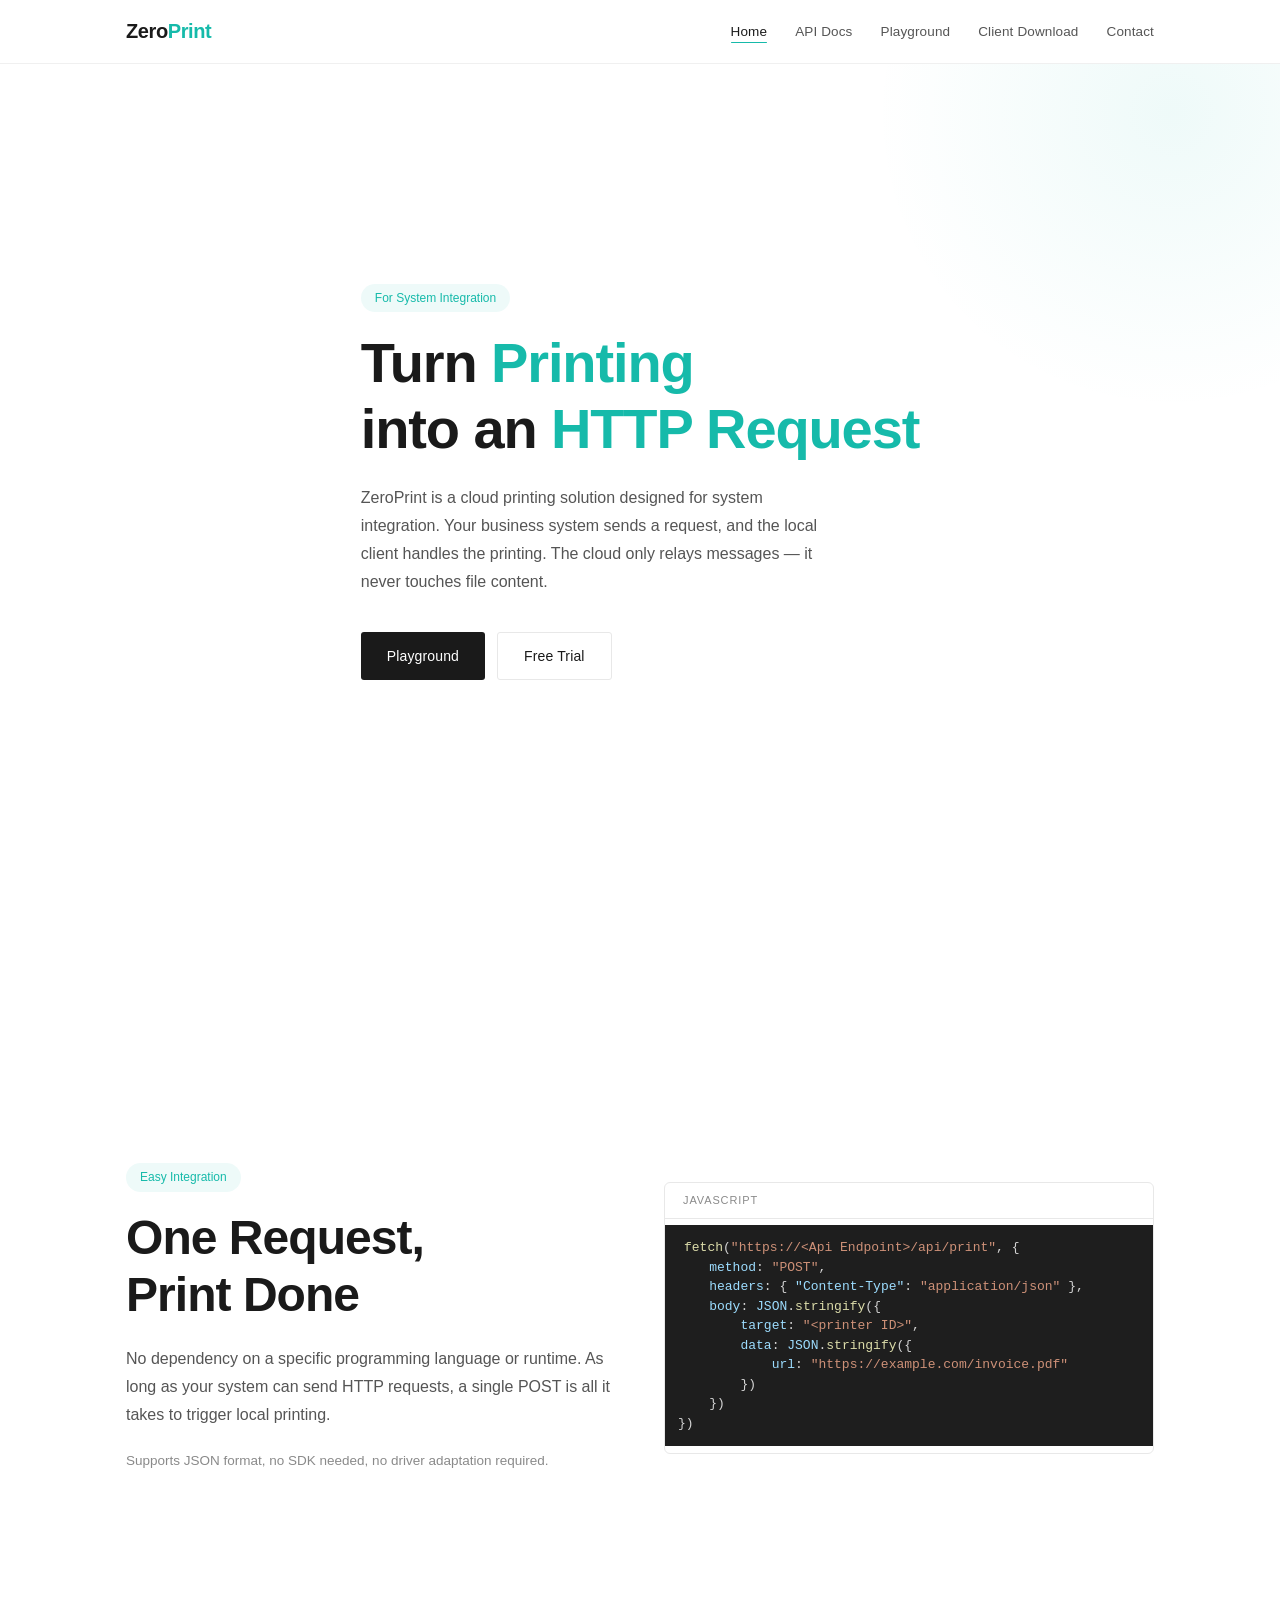
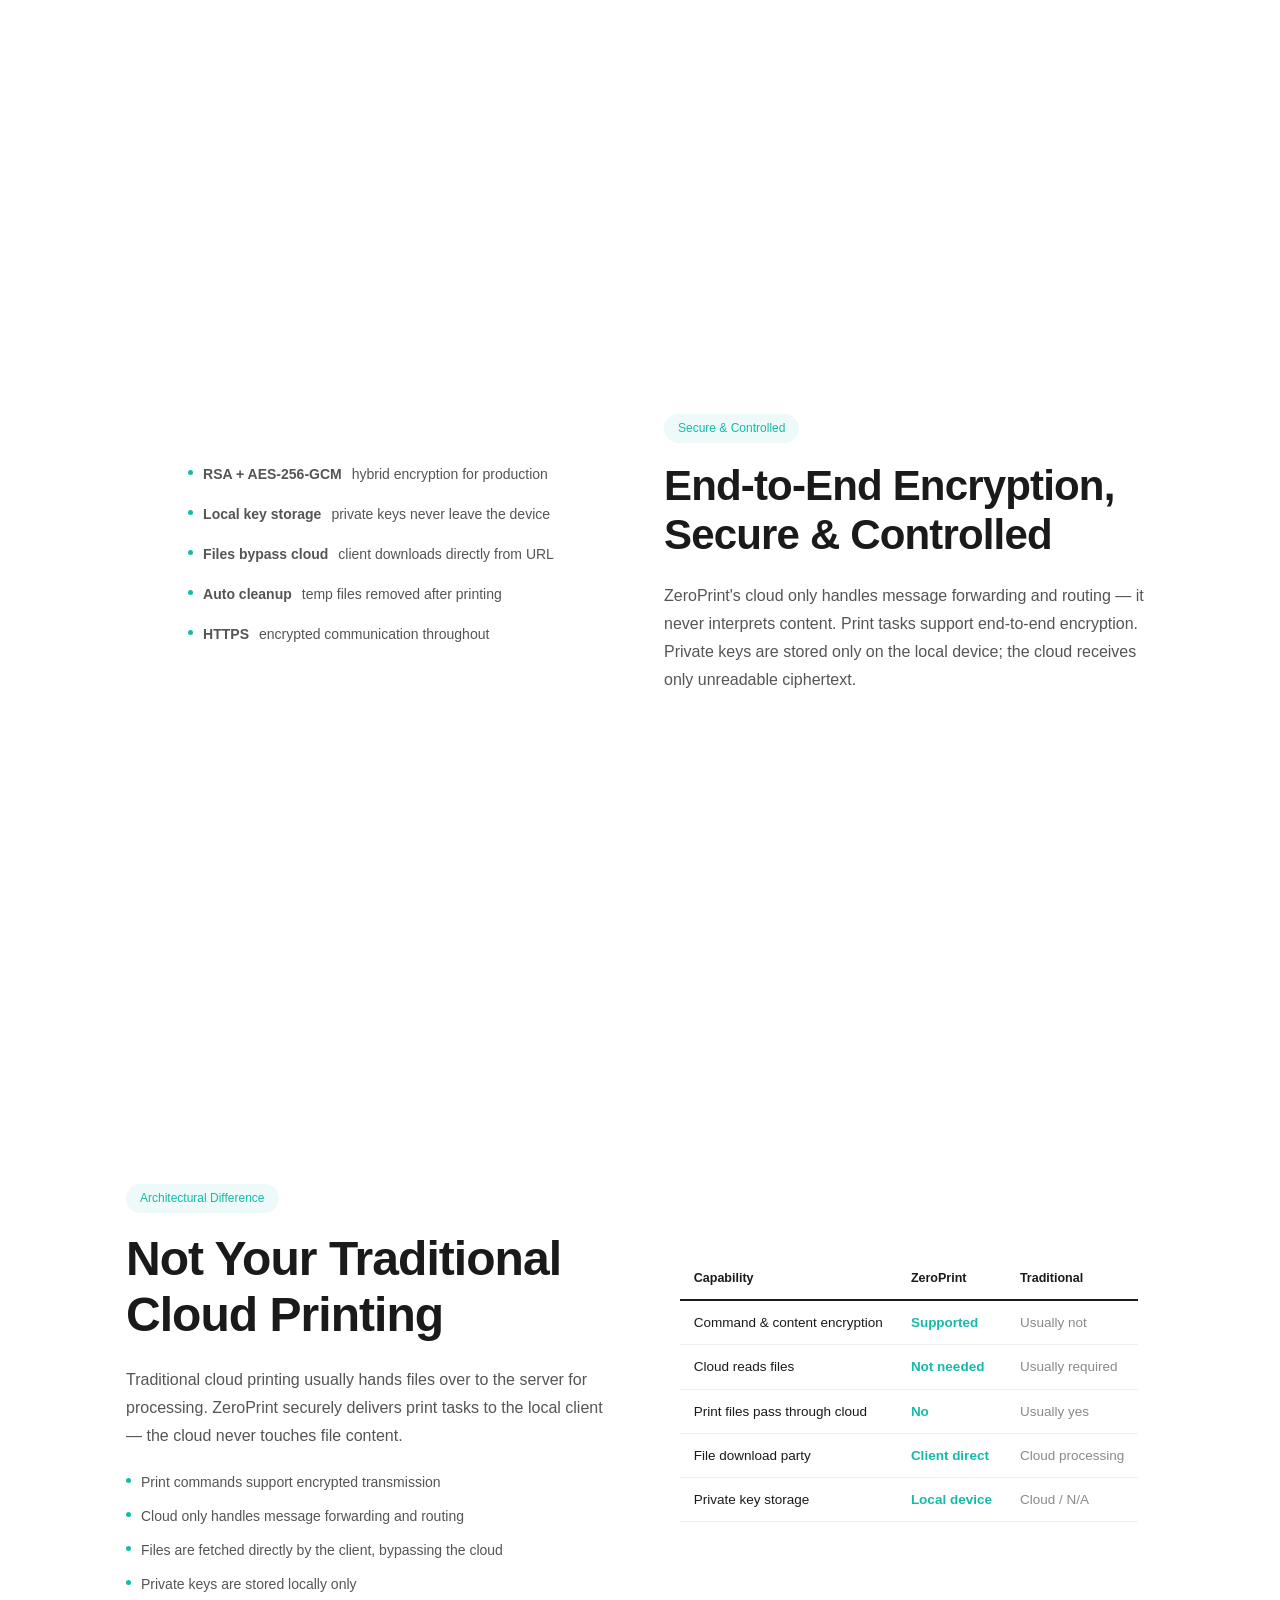
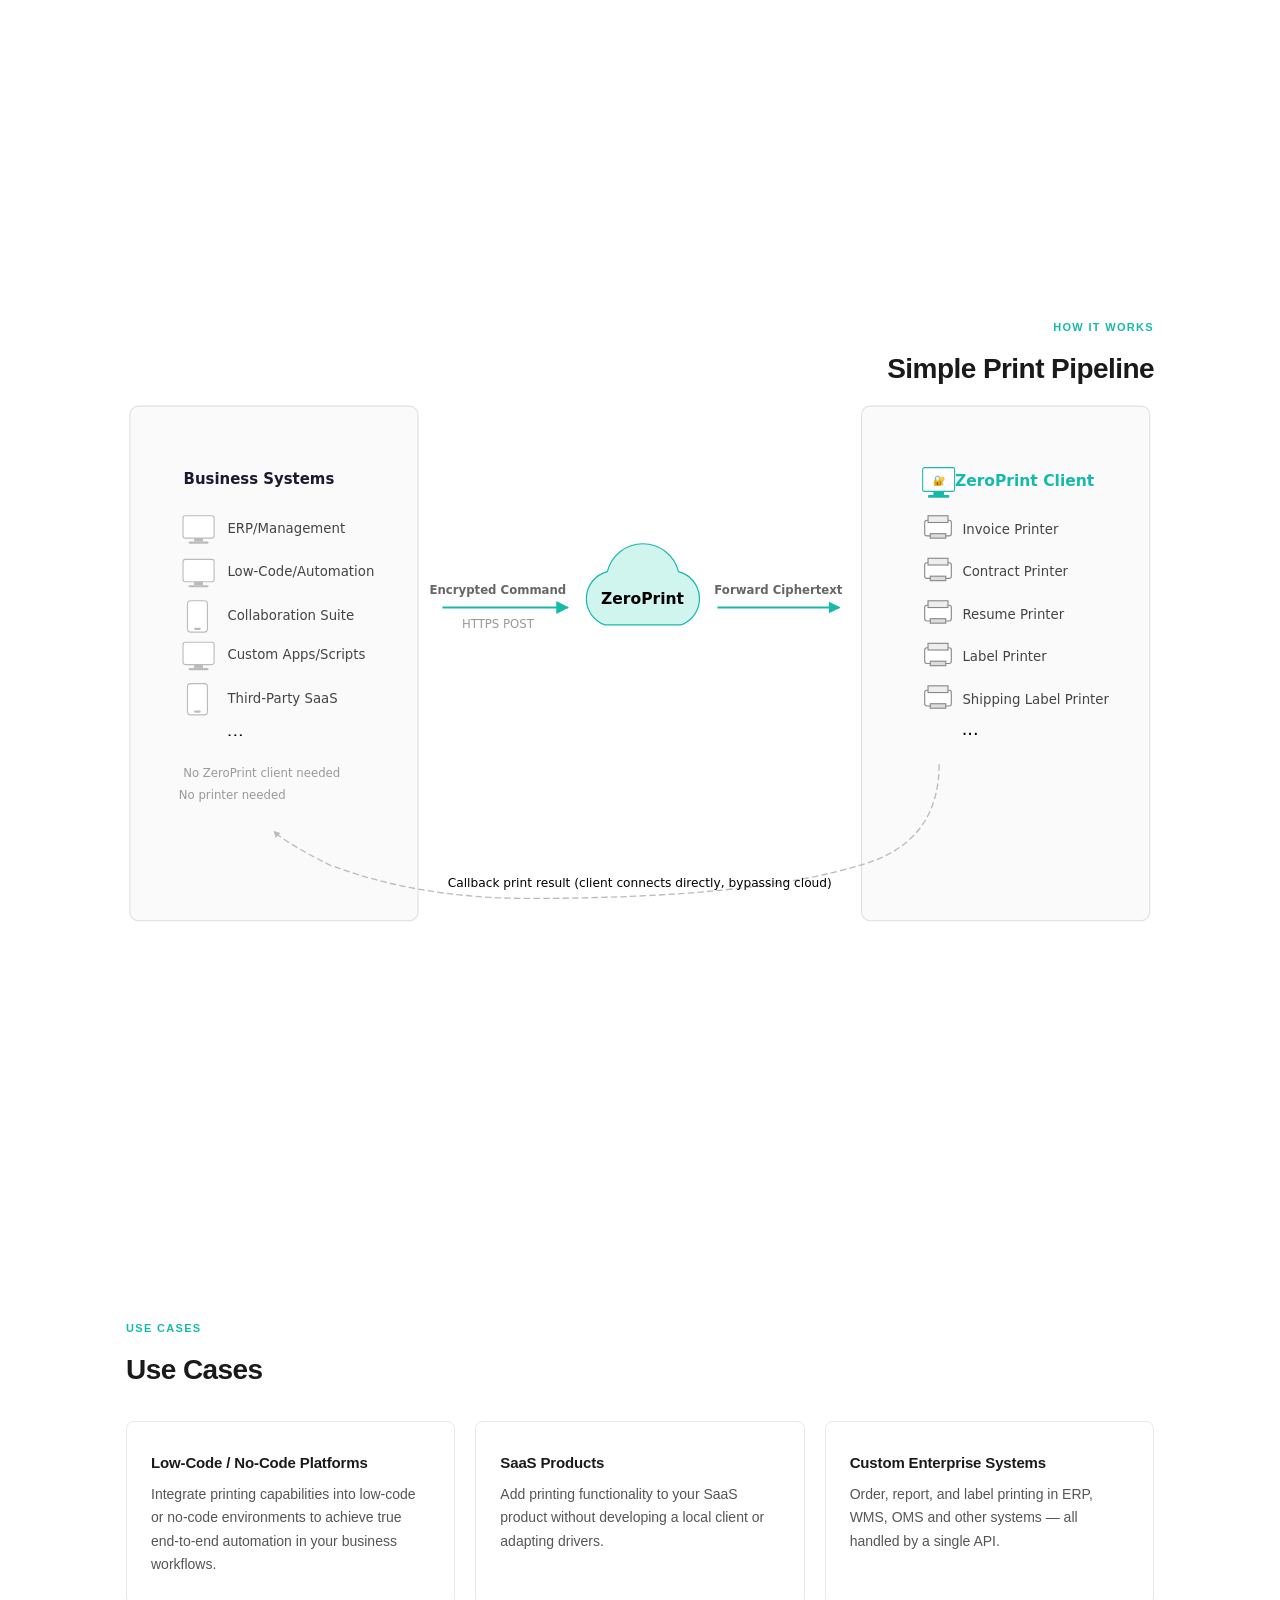
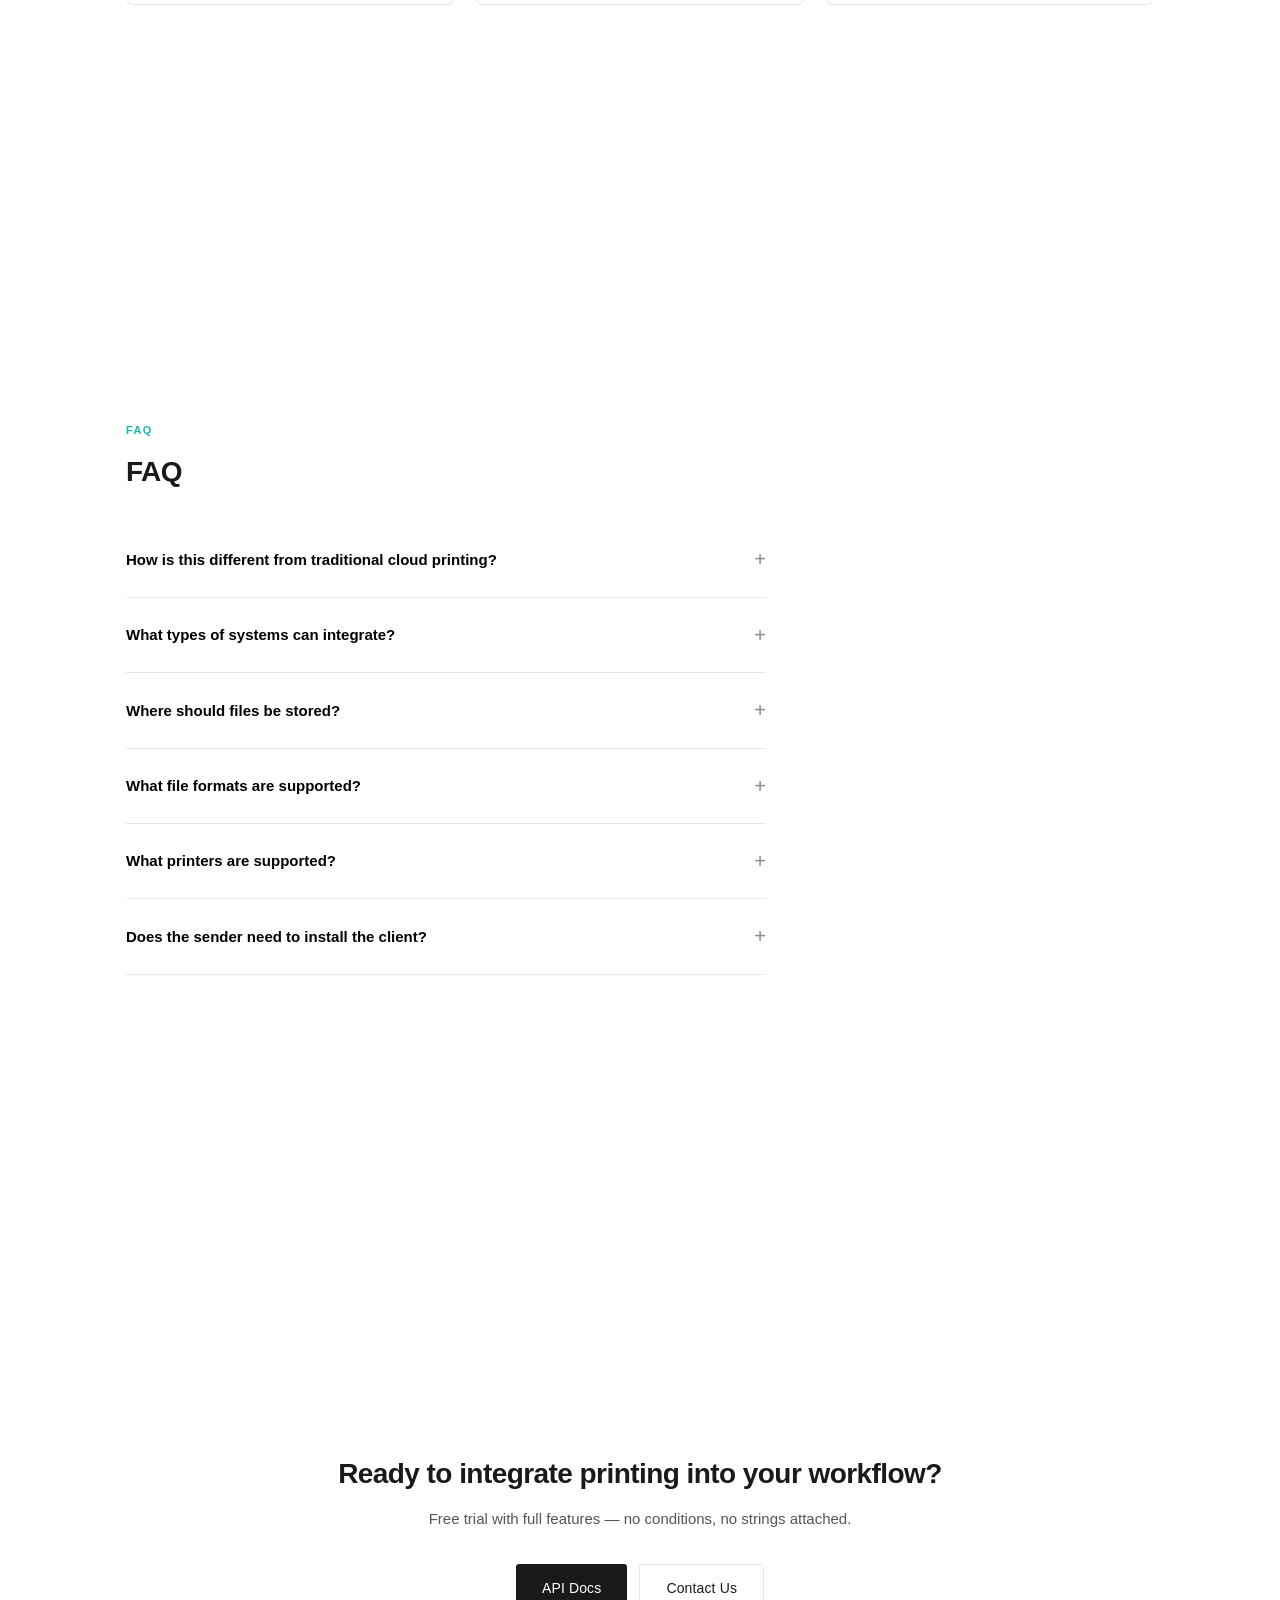
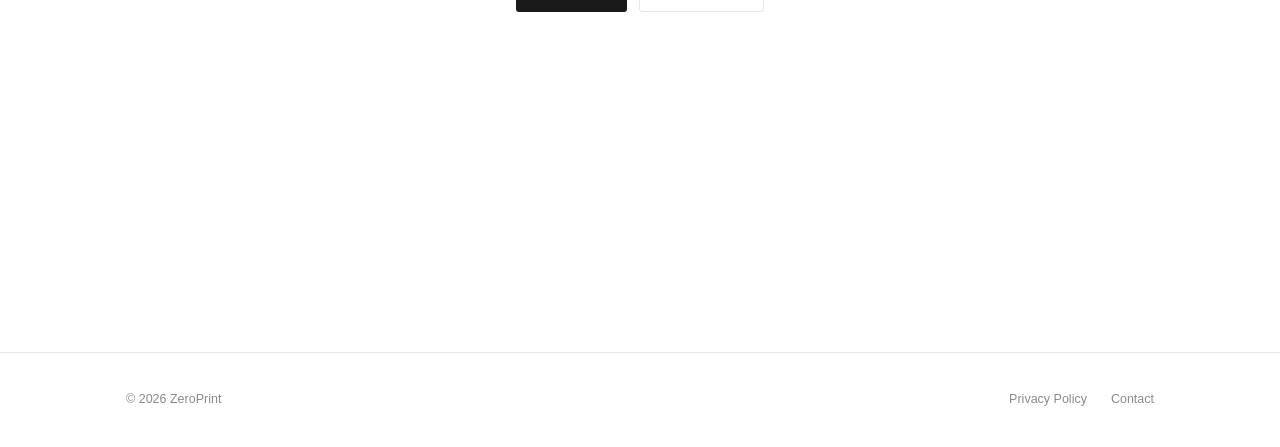
<file: index.html>
﻿<!DOCTYPE html>
<html lang="en" class="home">
<head>
  <meta charset="UTF-8">
  <meta name="viewport" content="width=device-width, initial-scale=1.0">
  <title>ZeroPrint — Simple, Secure, Controlled Cloud Printing Solution</title>
  <meta name="description" content="What is ZeroPrint? ZeroPrint is a cloud printing solution for system integration. Send HTTP requests to trigger local printing with end-to-end encryption. The cloud never touches file content.">
  <meta property="og:title" content="ZeroPrint — Simple, Secure, Controlled Cloud Printing">
  <meta property="og:description" content="ZeroPrint enables business systems to trigger local printing directly via standard HTTP requests. End-to-end encrypted, secure and controlled — the cloud never handles plaintext content.">
  <meta property="og:type" content="website">
  <meta property="og:url" content="https://webappprint.com/">
  <meta property="og:site_name" content="ZeroPrint">
  <meta property="og:locale" content="en_US">
  <meta property="og:image" content="https://webappprint.com/favicon.png">
  <meta property="og:image:secure_url" content="https://webappprint.com/favicon.png">
  <meta property="og:image:type" content="image/png">
  <meta property="og:image:alt" content="ZeroPrint">
  <link rel="canonical" href="https://webappprint.com/">
  <link rel="alternate" hreflang="zh-CN" href="https://webappprint.cn/">
  <link rel="alternate" hreflang="en" href="https://webappprint.com/">
  <link rel="alternate" hreflang="x-default" href="https://webappprint.com/">
  <meta name="keywords" content="cloud printing,HTTP printing,remote printing,print API,CUPS,end-to-end encryption,silent printing,backend printing,system integration printing,SaaS printing,low-code printing,no-code printing,ERP printing,WMS printing,PrintNode,ezeep,Printix,PrinterLogic,PaperCut,ThinPrint,Microsoft Universal Print,Zapier,Make,Airtable,Notion,Monday.com,Salesforce,HubSpot,Power Automate,n8n,Workato,ServiceNow,Retool,Bubble,Webflow">
  <link rel="stylesheet" href="style.css?v=2026081418">
  <link rel="stylesheet" href="prism/prism-vsc-dark-plus.css?v=2026081418">
  <script src="prism/prism.min.js?v=2026081418"></script>
  <script src="prism/prism-javascript.min.js?v=2026081418"></script>
  <script type="application/ld+json">
  {
    "@context": "https://schema.org",
    "@type": "SoftwareApplication",
    "name": "ZeroPrint",
    "url": "https://webappprint.com/",
    "description": "ZeroPrint enables business systems to trigger local printing directly via standard HTTP requests. End-to-end encrypted, secure and controlled — the cloud never handles plaintext content.",
    "applicationCategory": "BusinessApplication",
    "operatingSystem": "Windows 10+",
    "softwareVersion": "1.0",
    "featureList": [
      "HTTP API print integration, no SDK required",
      "RSA + AES-256-GCM end-to-end encryption",
      "Cloud never stores print content, never accesses file content",
      "Supports Windows 10 and above"
    ]
  }
  </script>
  <link rel="icon" href="favicon.png" type="image/png">
  <script type="application/ld+json">
  {
    "@context": "https://schema.org",
    "@type": "FAQPage",
    "url": "https://webappprint.com/",
    "mainEntity": [
      {
        "@type": "Question",
        "name": "How is this different from traditional cloud printing?",
        "acceptedAnswer": {
          "@type": "Answer",
          "text": "Traditional cloud printing usually hands files over to the server for processing. ZeroPrint's cloud only relays messages — files are fetched and printed directly by the local client from the URL you provide. The cloud never interprets the content."
        }
      },
      {
        "@type": "Question",
        "name": "What types of systems can integrate?",
        "acceptedAnswer": {
          "@type": "Answer",
          "text": "Any system that can send HTTP requests can integrate — whether it's a custom system, a low-code platform, or a SaaS product. There is no dependency on a specific programming language or runtime."
        }
      },
      {
        "@type": "Question",
        "name": "Where should files be stored?",
        "acceptedAnswer": {
          "@type": "Answer",
          "text": "You can continue using your existing file storage. Files can be at public URLs or internal network addresses — as long as the client can access the HTTP/HTTPS URL, it works. Files never pass through the ZeroPrint cloud."
        }
      },
      {
        "@type": "Question",
        "name": "What file formats are supported?",
        "acceptedAnswer": {
          "@type": "Answer",
          "text": "PDF, XPS, Office documents (Word/Excel/PowerPoint), OpenDocument, common image formats, and HTML pages."
        }
      },
      {
        "@type": "Question",
        "name": "What printers are supported?",
        "acceptedAnswer": {
          "@type": "Answer",
          "text": "Supports local printers on Windows, regardless of brand or model."
        }
      },
      {
        "@type": "Question",
        "name": "Does the sender need to install the client?",
        "acceptedAnswer": {
          "@type": "Answer",
          "text": "No. The sender only needs to be able to send HTTP requests — whether from a low-code platform, custom system, or script. The client only needs to be installed on the Windows PC connected to the printer."
        }
      }
    ]
  }
  </script>
  <script type="application/ld+json">
  {
    "@context": "https://schema.org",
    "@type": "AboutPage",
    "url": "https://webappprint.com/",
    "name": "About ZeroPrint",
    "description": "ZeroPrint is a cloud printing solution for system integration. Business systems send HTTP requests, and the local client handles printing. The cloud only forwards messages — it never touches file content. Supports RSA+AES-256-GCM end-to-end encryption. Ideal for low-code platforms, SaaS products, and enterprise systems.",
    "about": {
      "@type": "SoftwareApplication",
      "name": "ZeroPrint",
      "applicationCategory": "BusinessApplication",
      "operatingSystem": "Windows 10+",
      "description": "Cloud printing solution. Trigger local printing via HTTP API with end-to-end encryption. The cloud never touches file content."
    }
  }
  </script>
</head>
<body>

<nav class="nav" id="nav">
  <div class="nav-inner">
    <a href="/" class="nav-logo">Zero<span>Print</span></a>
    <button class="nav-toggle" id="navToggle" aria-label="Menu">
      <span></span><span></span><span></span>
    </button>
    <ul class="nav-links" id="navLinks">
      <li><a href="/" class="active">Home</a></li>
      <li><a href="docs.html">API Docs</a></li>
      <li><a href="playground.html">Playground</a></li>
      <li><a href="download.html">Client Download</a></li>
      <li><a href="contact.html">Contact</a></li>
    </ul>
  </div>
</nav>

<main>
  <!-- Hero -->
  <section class="hero">
    <div class="container">
      <div class="hero-content">
        <div class="hero-tag fade-up">For System Integration</div>
        <h1 class="fade-up">Turn <span class="accent" style="font-weight:700;">Printing</span><br>into an <span class="accent">HTTP Request</span></h1>
        <p class="hero-sub fade-up delay-1">ZeroPrint is a cloud printing solution designed for system integration. Your business system sends a request, and the local client handles the printing. The cloud only relays messages — it never touches file content.</p>
        <div class="hero-actions fade-up delay-2">
          <a href="playground.html" class="btn btn-primary">Playground</a>
          <a href="download.html" class="btn btn-outline">Free Trial</a>
        </div>
      </div>
    </div>
  </section>

  <!-- Value 1: Easy Integration -->
  <section class="value-full">
    <div class="container">
      <div class="value-full-inner">
        <div class="value-full-text fade-up">
          <div class="value-full-tag">Easy Integration</div>
          <h2>One Request,<br>Print Done</h2>
          <p>No dependency on a specific programming language or runtime. As long as your system can send HTTP requests, a single POST is all it takes to trigger local printing.</p>
          <div class="value-full-note">Supports JSON format, no SDK needed, no driver adaptation required.</div>
        </div>
        <div class="value-full-visual fade-up delay-1" style="min-width:0;">
          <div class="code-block" style="margin:0;width:100%;">
            <div class="code-header"><span class="code-lang">JavaScript</span></div>
            <pre class="language-js"><code class="language-js">fetch("https://&lt;Api Endpoint&gt;/api/print", {
    method: "POST",
    headers: { "Content-Type": "application/json" },
    body: JSON.stringify({
        target: "&lt;printer ID&gt;",
        data: JSON.stringify({
            url: "https://example.com/invoice.pdf"
        })
    })
})</code></pre>
          </div>
        </div>
      </div>
    </div>
  </section>

  <!-- Value 2: Secure & Controlled -->
  <section class="value-full">
    <div class="container">
      <div class="value-full-inner value-full-reverse">
        <div class="value-full-text fade-up">
          <div class="value-full-tag">Secure & Controlled</div>
          <h2 style="font-size:clamp(28px,3.5vw,42px)">End-to-End Encryption,<br>Secure & Controlled</h2>
          <p>ZeroPrint's cloud only handles message forwarding and routing — it never interprets content. Print tasks support end-to-end encryption. Private keys are stored only on the local device; the cloud receives only unreadable ciphertext.</p>
        </div>
        <div class="value-full-visual fade-up delay-1">
          <ul class="feature-list" style="gap:16px;">
            <li><strong>RSA + AES-256-GCM</strong> hybrid encryption for production</li>
            <li><strong>Local key storage</strong> private keys never leave the device</li>
            <li><strong>Files bypass cloud</strong> client downloads directly from URL</li>
            <li><strong>Auto cleanup</strong> temp files removed after printing</li>
            <li><strong>HTTPS</strong> encrypted communication throughout</li>
          </ul>
        </div>
      </div>
    </div>
  </section>

  <!-- Value 3: Different from Traditional Cloud Printing -->
  <section class="value-full">
    <div class="container">
      <div class="value-full-inner">
        <div class="value-full-text fade-up">
          <div class="value-full-tag">Architectural Difference</div>
          <h2>Not Your Traditional Cloud Printing</h2>
          <p>Traditional cloud printing usually hands files over to the server for processing. ZeroPrint securely delivers print tasks to the local client — the cloud never touches file content.</p>
          <ul class="feature-list" style="margin-top:20px;">
            <li>Print commands support encrypted transmission</li>
            <li>Cloud only handles message forwarding and routing</li>
            <li>Files are fetched directly by the client, bypassing the cloud</li>
            <li>Private keys are stored locally only</li>
          </ul>
        </div>
        <div class="value-full-visual fade-up delay-1" style="min-width:0;">
          <div class="table-wrap" style="margin:0;">
          <table class="compare-table" style="margin:0;width:100%;">
            <thead>
              <tr><th>Capability</th><th>ZeroPrint</th><th>Traditional</th></tr>
            </thead>
            <tbody>
              <tr><td>Command & content encryption</td><td class="highlight-yes">Supported</td><td class="highlight-no">Usually not</td></tr>
              <tr><td>Cloud reads files</td><td class="highlight-yes">Not needed</td><td class="highlight-no">Usually required</td></tr>
              <tr><td>Print files pass through cloud</td><td class="highlight-yes">No</td><td class="highlight-no">Usually yes</td></tr>
              <tr><td>File download party</td><td class="highlight-yes">Client direct</td><td class="highlight-no">Cloud processing</td></tr>
              <tr><td>Private key storage</td><td class="highlight-yes">Local device</td><td class="highlight-no">Cloud / N/A</td></tr>
            </tbody>
          </table>
          </div>
        </div>
      </div>
    </div>
  </section>

  <!-- How it works / Architecture -->
  <section class="section snap">
    <div class="container">
      <p class="section-label fade-up" style="text-align:right;">How it works</p>
      <h2 class="section-title fade-up" style="text-align:right;">Simple Print Pipeline</h2>
      <div class="fade-up architecture-svg-wrap" style="max-width:100%;">
        <svg
           viewBox="0 0 960 490"
           font-family="system-ui, -apple-system, sans-serif"
           version="1.1"
           xmlns="http://www.w3.org/2000/svg">
          <style id="style1">
            @media (max-width:600px) { svg { width:100%;height:auto; } }
            .accent { fill:#16baaa }
            .label-main { font-size:14px;font-weight:700;fill:#1a1a2f }
            .label-sub { font-size:12px;fill:#555;font-weight:600 }
            .item { font-size:12px;fill:#444 }
            .note { font-size:11px;fill:#999 }
            .arrow-label { font-size:11px;fill:#666;font-weight:600 }
          </style>
          <defs id="defs3">
            <marker id="arr" viewBox="0 0 10 10" refX="9" refY="5" markerWidth="6" markerHeight="6" orient="auto">
              <path d="M 0,0 10,5 0,10 Z" fill="#555555" id="path1" />
            </marker>
            <marker id="arr-a" viewBox="0 0 10 10" refX="9" refY="5" markerWidth="6" markerHeight="6" orient="auto" preserveAspectRatio="xMidYMid">
              <path d="M 0,0 10,5 0,10 Z" fill="#16baaa" id="path2" />
            </marker>
            <marker id="arr-g" viewBox="0 0 10 10" refX="9" refY="5" markerWidth="5" markerHeight="5" orient="auto">
              <path d="M 0,0 10,5 0,10 Z" fill="#bbbbbb" id="path3" />
            </marker>
          </defs>
          <rect x="3.569356" y="4.7846723" width="269.17636" height="480.62384" rx="8.2823496" fill="#fafafa" stroke="#e0e0e0" stroke-width="1.04005" id="rect3" />
          <text x="124.71331" y="76.892555" text-anchor="middle" class="label-main" id="text3" style="stroke-width:1.04005" transform="scale(0.99542385,1.0045972)">Business Systems</text>
          <g transform="matrix(1.0352937,0,0,1.0448344,53.263451,105.08877)" id="g6">
            <rect x="0" y="2" width="28" height="20" rx="2" fill="#ffffff" stroke="#bbbbbb" stroke-width="1" id="rect4" />
            <rect x="10" y="22" width="8" height="3" fill="#bbbbbb" id="rect5" />
            <rect x="5" y="25" width="18" height="2" rx="1" fill="#bbbbbb" id="rect6" />
            <text x="40" y="17" class="item" id="text6">ERP/Management</text>
          </g>
          <g transform="matrix(1.0352937,0,0,1.0448344,53.263451,145.83733)" id="g9">
            <rect x="0" y="2" width="28" height="20" rx="2" fill="#ffffff" stroke="#bbbbbb" stroke-width="1" id="rect7" />
            <rect x="10" y="22" width="8" height="3" fill="#bbbbbb" id="rect8" />
            <rect x="5" y="25" width="18" height="2" rx="1" fill="#bbbbbb" id="rect9" />
            <text x="40" y="17" class="item" id="text9">Low-Code/Automation</text>
          </g>
          <g transform="matrix(1.0352937,0,0,1.0448344,53.263451,186.58586)" id="g11">
            <rect x="4" y="0" width="18" height="28" rx="3" fill="#ffffff" stroke="#bbbbbb" stroke-width="1" id="rect10" />
            <rect x="10" y="24" width="6" height="2" rx="1" fill="#bbbbbb" id="rect11" />
            <text x="40" y="17" class="item" id="text11">Collaboration Suite</text>
          </g>
          <g transform="matrix(1.0352937,0,0,1.0448344,53.263451,223.15505)" id="g14">
            <rect x="0" y="2" width="28" height="20" rx="2" fill="#ffffff" stroke="#bbbbbb" stroke-width="1" id="rect12" />
            <rect x="10" y="22" width="8" height="3" fill="#bbbbbb" id="rect13" />
            <rect x="5" y="25" width="18" height="2" rx="1" fill="#bbbbbb" id="rect14" />
            <text x="40" y="17" class="item" id="text14">Custom Apps/Scripts</text>
          </g>
          <g transform="matrix(1.0352937,0,0,1.0448344,53.263451,263.90359)" id="g16">
            <rect x="4" y="0" width="18" height="28" rx="3" fill="#ffffff" stroke="#bbbbbb" stroke-width="1" id="rect15" />
            <rect x="10" y="24" width="6" height="2" rx="1" fill="#bbbbbb" id="rect16" />
            <text x="40" y="17" class="item" id="text16">Third-Party SaaS</text>
          </g>
          <text x="85.113213" y="379.08762" text-anchor="middle" font-size="13.8166px" fill="#cccccc" id="text17" transform="scale(1.1988998,0.83409808)" style="fill:#000000;stroke-width:0.863537">···</text>
          <text x="127.29132" y="349.59167" text-anchor="middle" class="note" id="text18" style="stroke-width:1.04005" transform="scale(0.99542384,1.0045972)">No ZeroPrint client needed</text>
          <text x="99.619446" y="370.39273" text-anchor="middle" class="note" id="text19" style="stroke-width:1.04005" transform="scale(0.99542385,1.0045972)">No printer needed</text>
          <line x1="295.52216" y1="192.85486" x2="412.54993" y2="192.85486" stroke="#555" stroke-width="1.9904" marker-end="url(#arr)" id="line19" style="stroke:#16baaa;stroke-opacity:1;marker-end:url(#arr-a)" />
          <text x="348.88336" y="179.4917" text-anchor="middle" class="arrow-label" id="text20" style="stroke-width:1.04005" transform="scale(0.99542385,1.0045972)">Encrypted Command</text>
          <text x="348.88336" y="210.6933" text-anchor="middle" class="note" id="text21" style="stroke-width:1.04005" transform="scale(0.99542385,1.0045972)">HTTPS POST</text>
          <g transform="matrix(2.1448905,0,0,2.1646567,430.17853,144.18049)" id="g21" style="stroke-width:0.517432;stroke-dasharray:none">
            <path d="M 8,30 A 12,12 0 0 1 9,7 16,16 0 0 1 40,7 12,12 0 0 1 41,30 Z" fill="#d0f4ee" stroke="#16baaa" stroke-width="1.2" id="path21" style="stroke-width:0.517432;stroke-dasharray:none" />
          </g>
          <text x="484.59485" y="189.16656" text-anchor="middle" font-size="14.5607px" font-weight="700" class="accent" id="text22" style="fill:#000000;stroke-width:1.04005" transform="scale(0.99542385,1.0045972)">ZeroPrint</text>
          <line x1="552.27502" y1="192.85486" x2="666.15741" y2="192.85486" stroke="#16baaa" stroke-width="1.87209" marker-end="url(#arr-a)" id="line24" />
          <text x="612.01678" y="179.4917" text-anchor="middle" class="arrow-label" fill="#16baaa" id="text25" style="stroke-width:1.04005" transform="scale(0.99542385,1.0045972)">Forward Ciphertext</text>
          <rect x="686.86316" y="4.7846723" width="269.17636" height="480.62384" rx="8.2823496" fill="#fafafa" stroke="#e0e0e0" stroke-width="1.04005" id="rect25" />
          <g transform="matrix(0.82762529,0,0,0.85185442,743.98965,62.242338)" id="g30">
            <rect x="0" y="0" width="36" height="26" rx="2" fill="#ffffff" stroke="#16baaa" stroke-width="1.2" id="rect26" />
            <rect x="12" y="26" width="12" height="4" fill="#16baaa" id="rect27" />
            <rect x="6" y="30" width="24" height="3" rx="1" fill="#16baaa" id="rect28" />
            <text x="18" y="18" text-anchor="middle" font-size="11px" id="text28">&#x1F510;</text>
            <text x="113.84116" y="20.616983" text-anchor="middle" class="label-main" fill="#16baaa" id="text26" transform="scale(1.0098895,0.99020735)" style="font-style:normal;font-variant:normal;font-weight:bold;font-stretch:normal;font-size:17.3414px;font-family:system-ui, -apple-system, sans-serif;font-variant-ligatures:normal;font-variant-caps:normal;font-variant-numeric:normal;font-variant-east-asian:normal;text-anchor:middle;fill:#16baaa;fill-opacity:1;stroke-width:1.73257">ZeroPrint Client</text>
          </g>
          <g transform="matrix(1.0352937,0,0,1.0448344,745.8749,107.17844)" id="g33">
            <g stroke="#888888" stroke-width="1" fill="#ffffff" id="g32">
              <rect x="0" y="4" width="24" height="14" rx="2" id="rect30" />
              <rect x="3" y="0" width="18" height="6" fill="#eeeeee" id="rect31" />
              <rect x="5" y="16" width="14" height="4" fill="#dddddd" id="rect32" />
            </g>
            <text x="34" y="16" class="item" id="text32">Invoice Printer</text>
          </g>
          <g transform="matrix(1.0352937,0,0,1.0448344,745.8749,146.88215)" id="g36">
            <g stroke="#888888" stroke-width="1" fill="#ffffff" id="g35">
              <rect x="0" y="4" width="24" height="14" rx="2" id="rect33" />
              <rect x="3" y="0" width="18" height="6" fill="#eeeeee" id="rect34" />
              <rect x="5" y="16" width="14" height="4" fill="#dddddd" id="rect35" />
            </g>
            <text x="34" y="16" class="item" id="text35">Contract Printer</text>
          </g>
          <g transform="matrix(1.0352937,0,0,1.0448344,745.8749,186.58586)" id="g39">
            <g stroke="#888888" stroke-width="1" fill="#ffffff" id="g38">
              <rect x="0" y="4" width="24" height="14" rx="2" id="rect36" />
              <rect x="3" y="0" width="18" height="6" fill="#eeeeee" id="rect37" />
              <rect x="5" y="16" width="14" height="4" fill="#dddddd" id="rect38" />
            </g>
            <text x="34" y="16" class="item" id="text38">Resume Printer</text>
          </g>
          <g transform="matrix(1.0352937,0,0,1.0448344,745.8749,226.28956)" id="g42">
            <g stroke="#888888" stroke-width="1" fill="#ffffff" id="g41">
              <rect x="0" y="4" width="24" height="14" rx="2" id="rect39" />
              <rect x="3" y="0" width="18" height="6" fill="#eeeeee" id="rect40" />
              <rect x="5" y="16" width="14" height="4" fill="#dddddd" id="rect41" />
            </g>
            <text x="34" y="16" class="item" id="text41">Label Printer</text>
          </g>
          <g transform="matrix(1.0352937,0,0,1.0448344,745.8749,265.99327)" id="g45">
            <g stroke="#888888" stroke-width="1" fill="#ffffff" id="g44">
              <rect x="0" y="4" width="24" height="14" rx="2" id="rect42" />
              <rect x="3" y="0" width="18" height="6" fill="#eeeeee" id="rect43" />
              <rect x="5" y="16" width="14" height="4" fill="#dddddd" id="rect44" />
            </g>
            <text x="34" y="16" class="item" id="text44">Shipping Label Printer</text>
          </g>
          <text x="791.95599" y="314.69861" text-anchor="middle" font-size="16.6408px" fill="#cccccc" id="text45" style="fill:#000000;stroke-width:1.04005" transform="scale(0.99542385,1.0045972)">···</text>
          <path d="m 759.33375,339.13167 q 0,73.13842 -72.47058,94.0351 -103.52936,31.34504 -310.5881,31.34504 -103.52936,0 -186.35286,-31.34504 -41.41174,-20.89668 -51.76467,-31.34503" fill="none" stroke="#bbbbbb" stroke-width="1.24806" stroke-dasharray="6, 3" marker-end="url(#arr-g)" id="path46" />
          <text x="482.01022" y="451.98563" text-anchor="middle" font-size="11.4406px" fill="#bbb" id="text47" style="fill:#000000;stroke-width:1.04005" transform="scale(0.99542385,1.0045972)">Callback print result (client connects directly, bypassing cloud)</text>
        </svg>
      </div>
    </div>
  </section>

  <!-- Use Cases -->
  <section class="section snap">
    <div class="container">
      <p class="section-label fade-up">Use cases</p>
      <h2 class="section-title fade-up">Use Cases</h2>
      <div class="cards cards-3 fade-up" style="margin-top:32px;">
        <div class="card">
          <h3>Low-Code / No-Code Platforms</h3>
          <p>Integrate printing capabilities into low-code or no-code environments to achieve true end-to-end automation in your business workflows.</p>
        </div>
        <div class="card">
          <h3>SaaS Products</h3>
          <p>Add printing functionality to your SaaS product without developing a local client or adapting drivers.</p>
        </div>
        <div class="card">
          <h3>Custom Enterprise Systems</h3>
          <p>Order, report, and label printing in ERP, WMS, OMS and other systems — all handled by a single API.</p>
        </div>
      </div>
    </div>
  </section>

  <!-- FAQ -->
  <section class="section snap">
    <div class="container">
      <p class="section-label fade-up">FAQ</p>
      <h2 class="section-title fade-up">FAQ</h2>
      <div class="faq-list fade-up" style="margin-top:32px;">
        <div class="faq-item">
          <button class="faq-q">How is this different from traditional cloud printing?</button>
          <div class="faq-a"><div class="faq-a-inner">Traditional cloud printing usually hands files over to the server for processing. ZeroPrint's cloud only relays messages — files are fetched and printed directly by the local client from the URL you provide. The cloud never interprets the content.</div></div>
        </div>
        <div class="faq-item">
          <button class="faq-q">What types of systems can integrate?</button>
          <div class="faq-a"><div class="faq-a-inner">Any system that can send HTTP requests can integrate — whether it's a custom system, a low-code platform, or a SaaS product. There is no dependency on a specific programming language or runtime.</div></div>
        </div>
        <div class="faq-item">
          <button class="faq-q">Where should files be stored?</button>
          <div class="faq-a"><div class="faq-a-inner">You can continue using your existing file storage. Files can be at public URLs or internal network addresses — as long as the client can access the HTTP/HTTPS URL, it works. Files never pass through the ZeroPrint cloud.</div></div>
        </div>
        <div class="faq-item">
          <button class="faq-q">What file formats are supported?</button>
          <div class="faq-a"><div class="faq-a-inner">PDF, XPS, Office documents (Word/Excel/PowerPoint), OpenDocument, common image formats, and HTML pages.</div></div>
        </div>
        <div class="faq-item">
          <button class="faq-q">What printers are supported?</button>
          <div class="faq-a"><div class="faq-a-inner">Supports local printers on Windows, regardless of brand or model.</div></div>
        </div>
        <div class="faq-item">
          <button class="faq-q">Does the sender need to install the client?</button>
          <div class="faq-a"><div class="faq-a-inner">No. The sender only needs to be able to send HTTP requests — whether from a low-code platform, custom system, or script. The client only needs to be installed on the Windows PC connected to the printer.</div></div>
        </div>
      </div>
    </div>
  </section>

  <!-- CTA -->
  <section class="section snap">
    <div class="container text-center">
      <h2 class="section-title fade-up" style="max-width:none;">Ready to integrate printing into your workflow?</h2>
      <p class="section-desc fade-up" style="margin:12px auto 32px;text-align:center;">Free trial with full features — no conditions, no strings attached.</p>
      <div class="fade-up" style="display:flex;gap:12px;justify-content:center;">
        <a href="docs.html" class="btn btn-primary">API Docs</a>
        <a href="contact.html" class="btn btn-outline">Contact Us</a>
      </div>
    </div>
  </section>
</main>

<footer>
  <div class="footer-inner">
    <span>&copy; 2026 ZeroPrint</span>
    <div class="footer-links">
      <a href="privacy.html">Privacy Policy</a>
      <a href="contact.html">Contact</a>
    </div>
  </div>
</footer>

<script>
const io = new IntersectionObserver((entries) => {
  entries.forEach(e => { if (e.isIntersecting) { e.target.classList.add('visible'); io.unobserve(e.target); } });
}, { threshold: 0.15 });
document.querySelectorAll('.fade-up').forEach(el => io.observe(el));

window.addEventListener('scroll', () => {
  document.getElementById('nav').classList.toggle('scrolled', window.scrollY > 10);
});

document.getElementById('navToggle').addEventListener('click', () => {
  document.getElementById('navLinks').classList.toggle('open');
});

document.querySelectorAll('.faq-q').forEach(btn => {
  btn.addEventListener('click', () => {
    const item = btn.parentElement;
    const wasOpen = item.classList.contains('open');
    document.querySelectorAll('.faq-item.open').forEach(i => i.classList.remove('open'));
    if (!wasOpen) item.classList.add('open');
  });
});
</script>

</body>
</html>
</file>
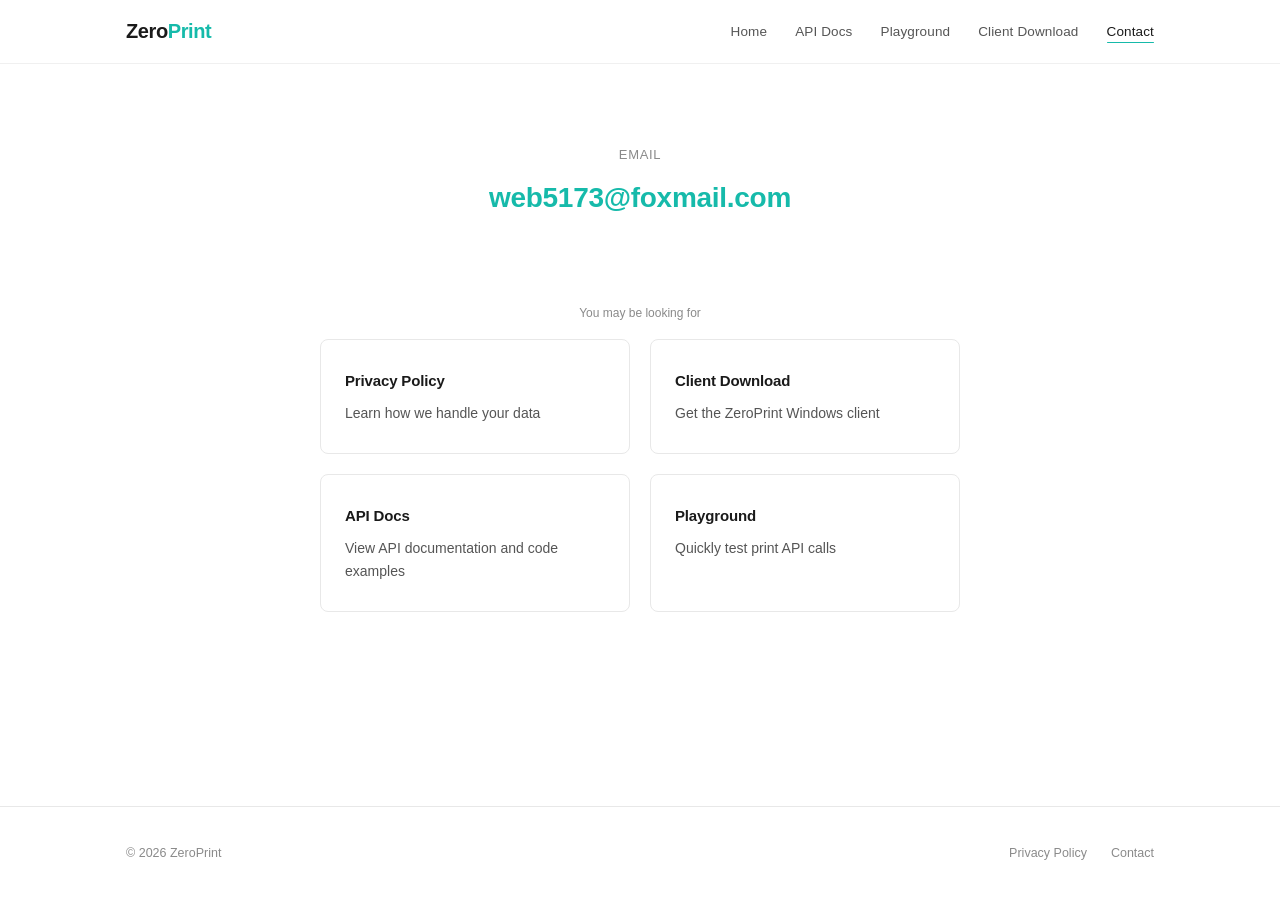
<file: contact.html>
﻿<!DOCTYPE html>
<html lang="en">
<head>
  <meta charset="UTF-8">
  <meta name="viewport" content="width=device-width, initial-scale=1.0">
  <title>Contact — ZeroPrint</title>
  <meta name="description" content="How to contact the ZeroPrint team? Email web5173@foxmail.com for technical support or enterprise custom solutions.">
  <meta property="og:title" content="Contact — ZeroPrint">
  <meta property="og:description" content="How to contact the ZeroPrint team? Email web5173@foxmail.com for technical support or enterprise custom solutions.">
  <meta property="og:type" content="website">
  <meta property="og:url" content="https://webappprint.com/contact.html">
  <meta property="og:site_name" content="ZeroPrint">
  <meta property="og:locale" content="en_US">
  <meta property="og:image" content="https://webappprint.com/favicon.png">
  <meta property="og:image:secure_url" content="https://webappprint.com/favicon.png">
  <meta property="og:image:type" content="image/png">
  <meta property="og:image:alt" content="ZeroPrint">
  <link rel="canonical" href="https://webappprint.com/contact.html">
  <link rel="alternate" hreflang="zh-CN" href="https://webappprint.cn/contact.html">
  <link rel="alternate" hreflang="en" href="https://webappprint.com/contact.html">
  <link rel="alternate" hreflang="x-default" href="https://webappprint.com/contact.html">
  <meta name="keywords" content="ZeroPrint contact, cloud printing inquiry, print technical support">
  <link rel="stylesheet" href="style.css?v=2026081418">
  <script type="application/ld+json">
  {
    "@context": "https://schema.org",
    "@type": "ContactPage",
    "name": "Contact — ZeroPrint",
    "url": "https://webappprint.com/contact.html",
    "description": "Contact the ZeroPrint team for technical support or enterprise custom solutions. web5173@foxmail.com.",
    "mainEntity": {
      "@type": "Organization",
      "name": "ZeroPrint",
      "url": "https://webappprint.com/",
      "contactPoint": {
        "@type": "ContactPoint",
        "contactType": "customer support",
        "availableLanguage": ["English"],
        "url": "https://webappprint.com/contact.html"
      }
    }
  }
  </script>
  <link rel="icon" href="favicon.png" type="image/png">
</head>
<body>

<nav class="nav" id="nav">
  <div class="nav-inner">
    <a href="/" class="nav-logo">Zero<span>Print</span></a>
    <button class="nav-toggle" id="navToggle" aria-label="Menu">
      <span></span><span></span><span></span>
    </button>
    <ul class="nav-links" id="navLinks">
      <li><a href="/">Home</a></li>
      <li><a href="docs.html">API Docs</a></li>
      <li><a href="playground.html">Playground</a></li>
      <li><a href="download.html">Client Download</a></li>
      <li><a href="contact.html" class="active">Contact</a></li>
    </ul>
  </div>
</nav>

<main>
  <div class="container">
    <div style="max-width:640px;margin:0 auto;text-align:center;" class="fade-up">
      <div style="padding:80px 24px 48px;" class="contact-email">
        <p style="font-size:13px;color:var(--ink-3);margin-bottom:8px;letter-spacing:.05em;text-transform:uppercase;">Email</p>
        <p style="font-size:28px;font-weight:600;font-family:var(--font-en);color:var(--accent);letter-spacing:-.01em;">web5173@foxmail.com</p>
      </div>
    </div>
    <div style="max-width:640px;margin:32px auto 0;" class="fade-up">
      <p style="font-size:12px;color:var(--ink-3);text-align:center;margin-bottom:16px;">You may be looking for</p>
      <div class="cards cards-2">
        <a href="privacy.html" class="card" style="display:block;">
          <h3>Privacy Policy</h3>
          <p>Learn how we handle your data</p>
        </a>
        <a href="download.html" class="card" style="display:block;">
          <h3>Client Download</h3>
          <p>Get the ZeroPrint Windows client</p>
        </a>
        <a href="docs.html" class="card" style="display:block;">
          <h3>API Docs</h3>
          <p>View API documentation and code examples</p>
        </a>
        <a href="playground.html" class="card" style="display:block;">
          <h3>Playground</h3>
          <p>Quickly test print API calls</p>
        </a>
      </div>
    </div>
    <div style="height:80px;"></div>
  </div>
</main>

<footer>
  <div class="footer-inner">
    <span>&copy; 2026 ZeroPrint</span>
    <div class="footer-links">
      <a href="privacy.html">Privacy Policy</a>
      <a href="contact.html">Contact</a>
    </div>
  </div>
</footer>

<script>
const io = new IntersectionObserver((entries) => {
  entries.forEach(e => { if (e.isIntersecting) { e.target.classList.add('visible'); io.unobserve(e.target); } });
}, { threshold: 0.15 });
document.querySelectorAll('.fade-up').forEach(el => io.observe(el));
window.addEventListener('scroll', () => { document.getElementById('nav').classList.toggle('scrolled', window.scrollY > 10); });
document.getElementById('navToggle').addEventListener('click', () => { document.getElementById('navLinks').classList.toggle('open'); });
</script>

</body>
</html>
</file>
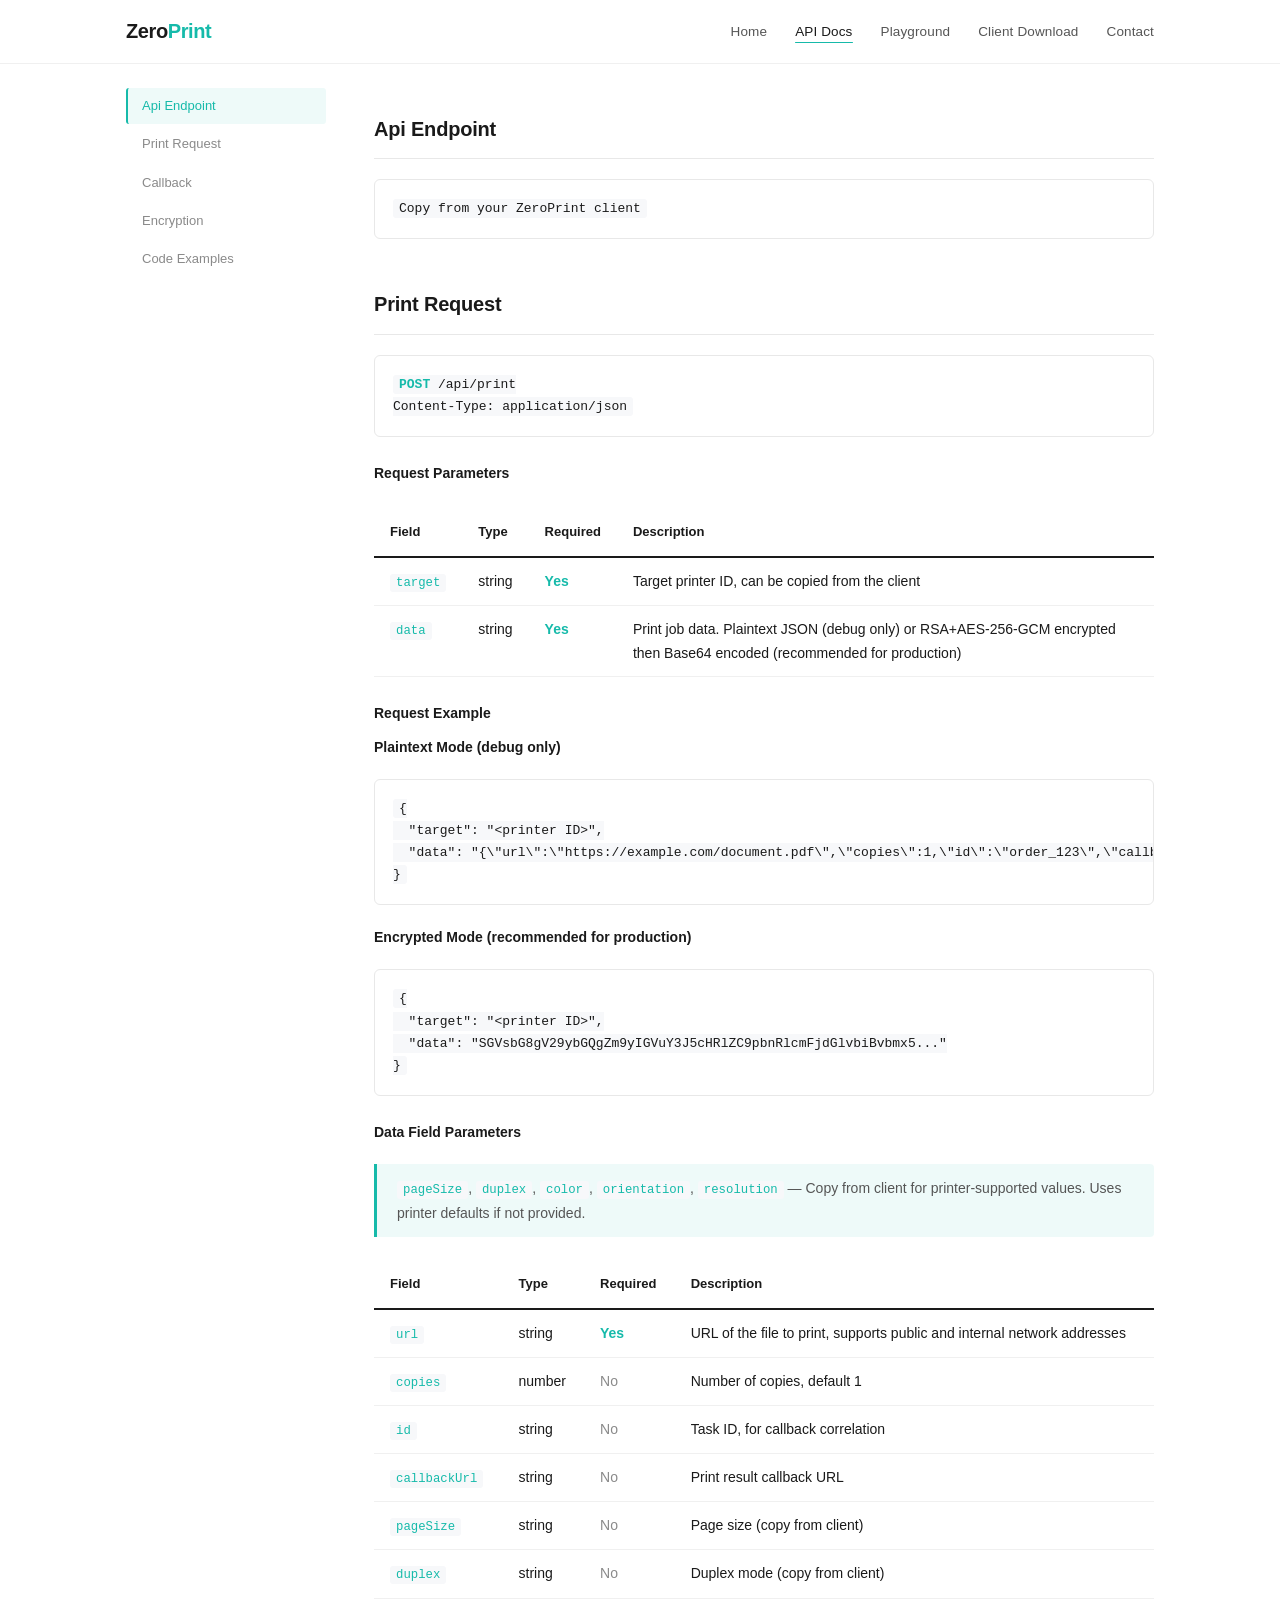
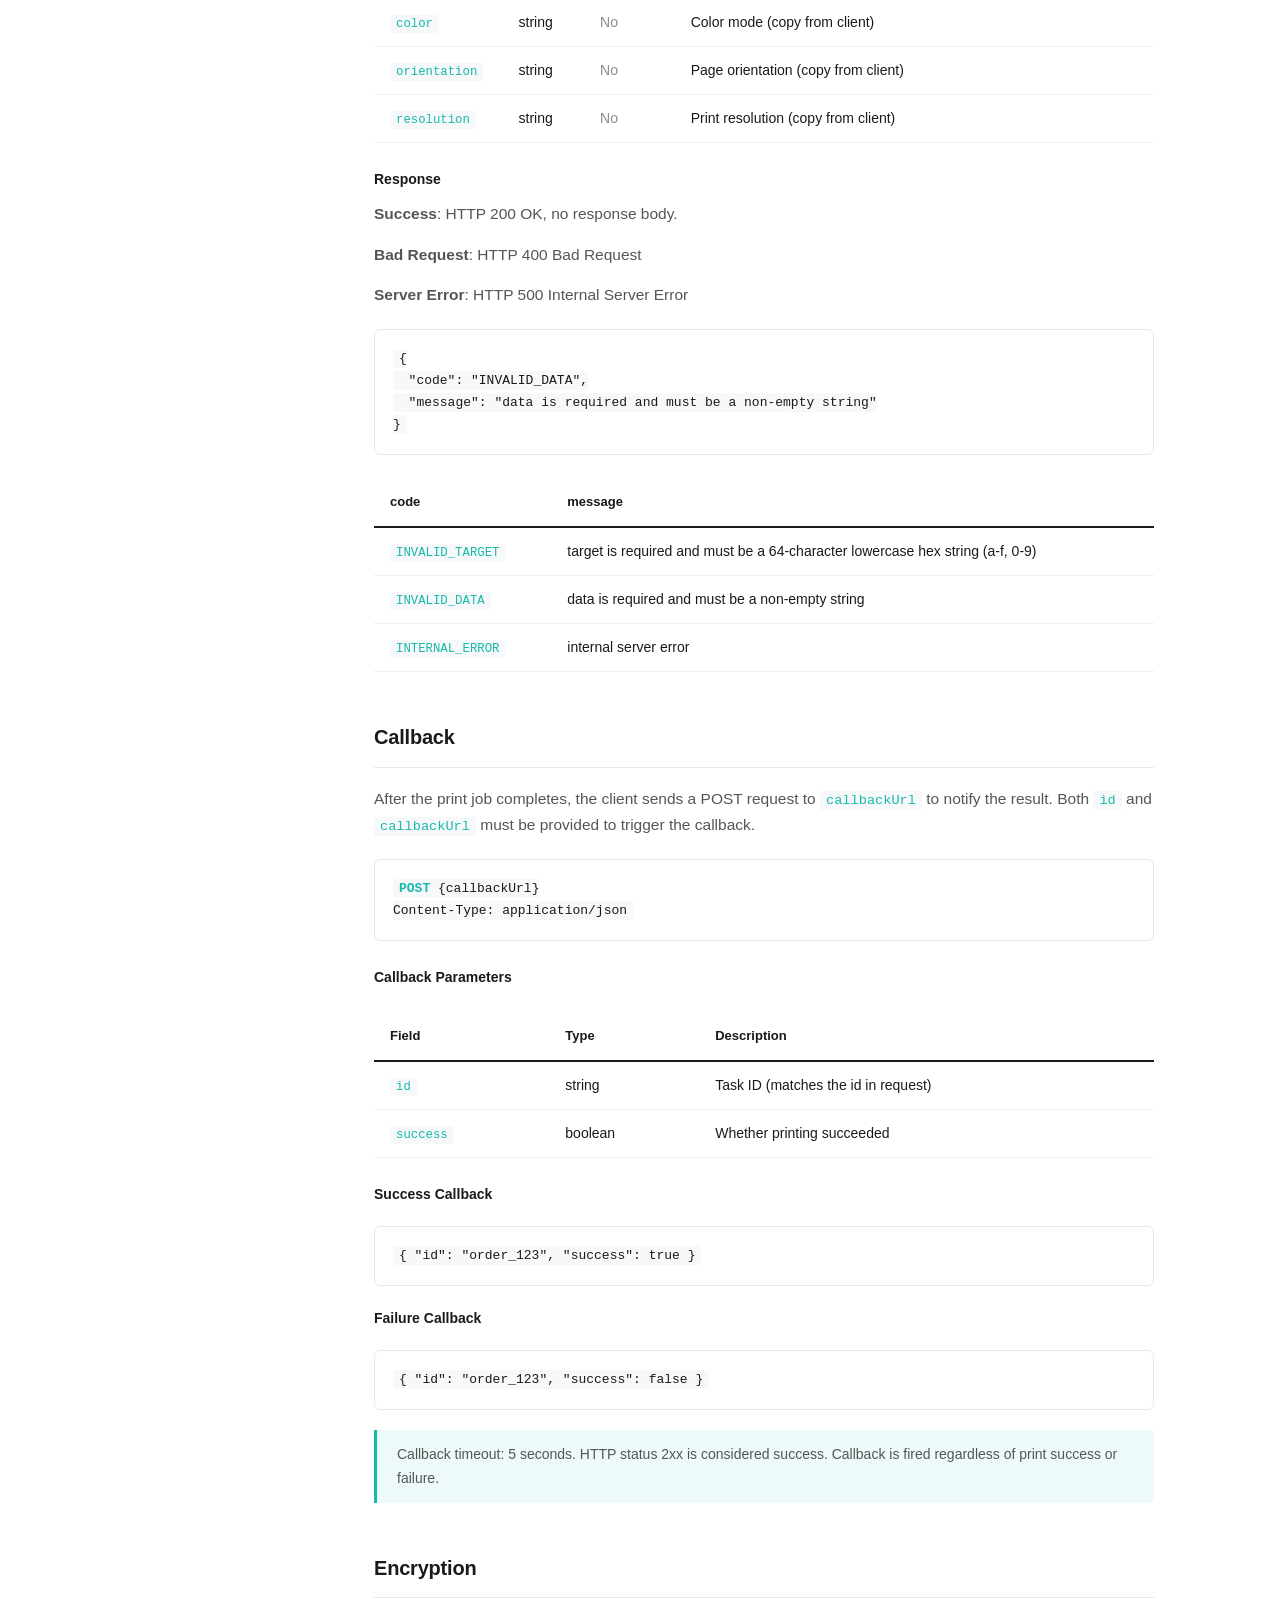
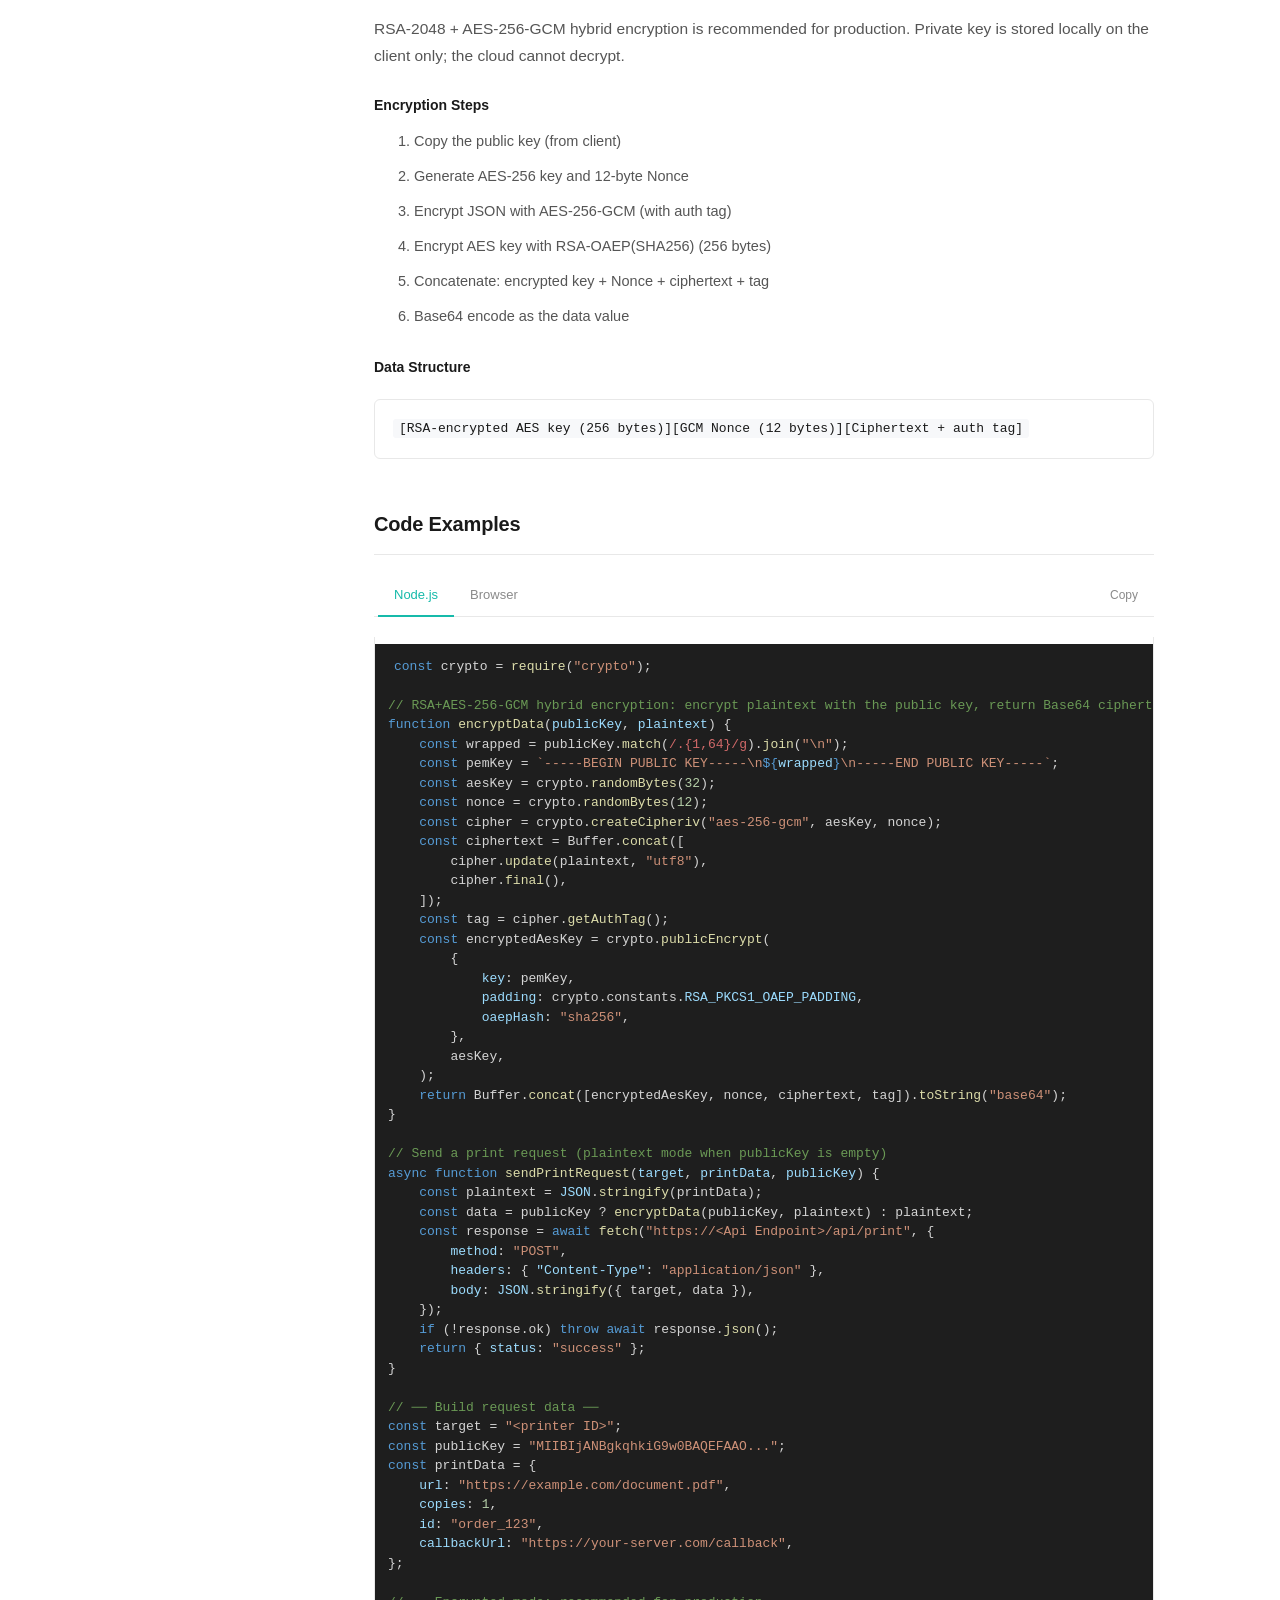
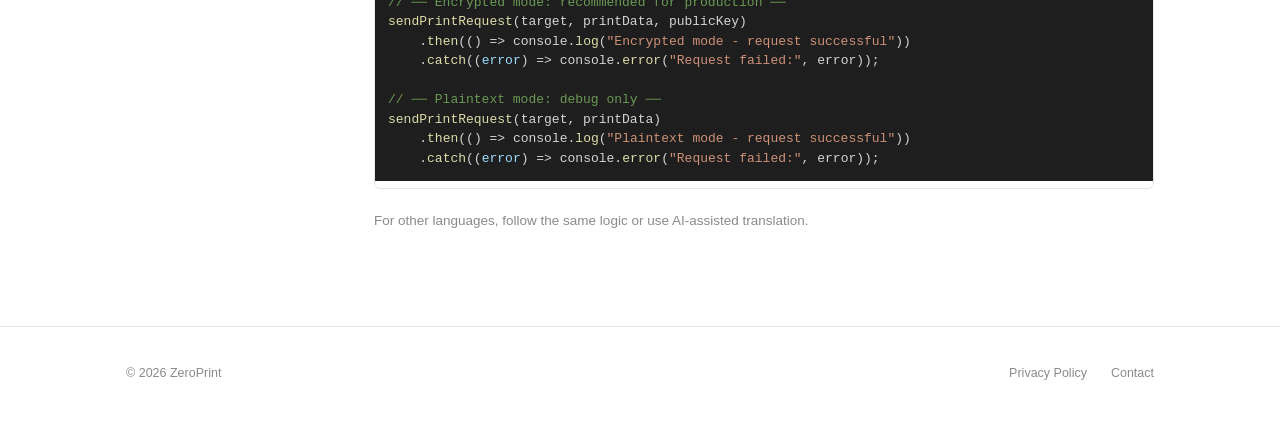
<file: docs.html>
﻿<!DOCTYPE html>
<html lang="en">
<head>
  <meta charset="UTF-8">
  <meta name="viewport" content="width=device-width, initial-scale=1.0">
  <title>API Docs — ZeroPrint</title>
  <meta name="description" content="ZeroPrint API documentation. How to send a print request? Use POST /api/print with RSA+AES-256-GCM end-to-end encryption. Includes Node.js and browser code examples.">
  <meta property="og:title" content="API Docs — ZeroPrint">
  <meta property="og:description" content="ZeroPrint API documentation, covering print requests, callback notifications, end-to-end encryption, and Node.js / browser example code.">
  <meta property="og:type" content="website">
  <meta property="og:url" content="https://webappprint.com/docs.html">
  <meta property="og:site_name" content="ZeroPrint">
  <meta property="og:locale" content="en_US">
  <meta property="og:image" content="https://webappprint.com/favicon.png">
  <meta property="og:image:secure_url" content="https://webappprint.com/favicon.png">
  <meta property="og:image:type" content="image/png">
  <meta property="og:image:alt" content="ZeroPrint">
  <link rel="canonical" href="https://webappprint.com/docs.html">
  <link rel="alternate" hreflang="zh-CN" href="https://webappprint.cn/docs.html">
  <link rel="alternate" hreflang="en" href="https://webappprint.com/docs.html">
  <link rel="alternate" hreflang="x-default" href="https://webappprint.com/docs.html">
  <meta name="keywords" content="ZeroPrint API,print API docs,HTTP print API,print callback,print encryption,Node.js print,browser print,PrintNode,ezeep,Printix,PrinterLogic,PaperCut,Zapier,Make,Airtable,Notion,Power Automate,n8n">
  <script type="application/ld+json">
  {
    "@context": "https://schema.org",
    "@type": "TechArticle",
    "name": "ZeroPrint API Docs",
    "url": "https://webappprint.com/docs.html",
    "description": "ZeroPrint API documentation, covering print requests, callback notifications, end-to-end encryption, and Node.js / browser example code.",
    "isPartOf": {
      "@type": "SoftwareApplication",
      "name": "ZeroPrint",
      "url": "https://webappprint.com/"
    },
    "about": {
      "@type": "Thing",
      "name": "Cloud Print HTTP API",
      "description": "Send print jobs via POST /api/print, supporting PDF, Office, image and other file formats, with RSA+AES-256-GCM end-to-end encryption"
    },
    "programmingLanguage": ["JavaScript", "Node.js"],
    "keywords": "cloud print API, HTTP print, print API, callback notification, end-to-end encryption, RSA, AES-256-GCM"
  }
  </script>
  <link rel="icon" href="favicon.png" type="image/png">
  <link rel="stylesheet" href="style.css?v=2026081418">
  <link rel="stylesheet" href="prism/prism-vsc-dark-plus.css?v=2026081418">
  <script src="prism/prism.min.js?v=2026081418"></script>
  <script src="prism/prism-javascript.min.js?v=2026081418"></script>
  <script type="application/ld+json">
  {
    "@context": "https://schema.org",
    "@type": "HowTo",
    "name": "How to send a print job with ZeroPrint",
    "description": "Trigger local printing via a standard HTTP POST request with optional end-to-end encryption.",
    "url": "https://webappprint.com/docs.html",
    "step": [
      {
        "@type": "HowToStep",
        "name": "Install the client",
        "text": "Download and install the ZeroPrint Windows client. Ensure at least one local printer is connected."
      },
      {
        "@type": "HowToStep",
        "name": "Get configuration",
        "text": "Copy the Api Endpoint, printer ID, and public key from the ZeroPrint client."
      },
      {
        "@type": "HowToStep",
        "name": "Send the print request",
        "text": "Send a POST /api/print request with target (printer ID) and data (print job payload). RSA+AES-256-GCM encryption is recommended for production."
      },
      {
        "@type": "HowToStep",
        "name": "Receive callback",
        "text": "If callbackUrl and id are provided, the client sends a result notification to that URL after printing completes."
      }
    ]
  }
  </script>
</head>
<body>

<nav class="nav" id="nav">
  <div class="nav-inner">
    <a href="/" class="nav-logo">Zero<span>Print</span></a>
    <button class="nav-toggle" id="navToggle" aria-label="Menu">
      <span></span><span></span><span></span>
    </button>
    <ul class="nav-links" id="navLinks">
      <li><a href="/">Home</a></li>
      <li><a href="docs.html" class="active">API Docs</a></li>
      <li><a href="playground.html">Playground</a></li>
      <li><a href="download.html">Client Download</a></li>
      <li><a href="contact.html">Contact</a></li>
    </ul>
  </div>
</nav>

<main>
  <div class="container">
    <div class="doc-layout">
      <aside class="doc-sidebar">
        <ul class="doc-sidebar-nav" id="docNav">
          <li><a href="#base">Api Endpoint</a></li>
          <li><a href="#print">Print Request</a></li>
          <li><a href="#callback">Callback</a></li>
          <li><a href="#encryption">Encryption</a></li>
          <li><a href="#examples">Code Examples</a></li>
        </ul>
      </aside>
      <div class="doc-content">
        <div class="fade-up">
          <h2 id="base">Api Endpoint</h2>
          <div class="code-block">
            <pre><code>Copy from your ZeroPrint client</code></pre>
          </div>
        </div>

        <div class="fade-up">
          <h2 id="print">Print Request</h2>
          <div class="code-block">
            <pre><code><span style="color:var(--accent);font-weight:600;">POST</span> /api/print
Content-Type: application/json</code></pre>
          </div>
          <h4>Request Parameters</h4>
          <div class="table-wrap">
            <table>
              <thead><tr><th>Field</th><th>Type</th><th>Required</th><th>Description</th></tr></thead>
              <tbody>
                <tr><td><code>target</code></td><td>string</td><td style="color:var(--accent);font-weight:600;">Yes</td><td>Target printer ID, can be copied from the client</td></tr>
                <tr><td><code>data</code></td><td>string</td><td style="color:var(--accent);font-weight:600;">Yes</td><td>Print job data. Plaintext JSON (debug only) or RSA+AES-256-GCM encrypted then Base64 encoded (recommended for production)</td></tr>
              </tbody>
            </table>
          </div>
          <h4>Request Example</h4>
          <p style="font-weight:600;color:var(--ink);font-size:14px;">Plaintext Mode (debug only)</p>
          <div class="code-block">
            <pre><code>{
  "target": "&lt;printer ID&gt;",
  "data": "{\"url\":\"https://example.com/document.pdf\",\"copies\":1,\"id\":\"order_123\",\"callbackUrl\":\"https://your-server.com/callback\"}"
}</code></pre>
          </div>
          <p style="font-weight:600;color:var(--ink);font-size:14px;">Encrypted Mode (recommended for production)</p>
          <div class="code-block">
            <pre><code>{
  "target": "&lt;printer ID&gt;",
  "data": "SGVsbG8gV29ybGQgZm9yIGVuY3J5cHRlZC9pbnRlcmFjdGlvbiBvbmx5..."
}</code></pre>
          </div>
          <h4>Data Field Parameters</h4>
          <blockquote><p style="margin:0;"><code>pageSize</code>, <code>duplex</code>, <code>color</code>, <code>orientation</code>, <code>resolution</code> — Copy from client for printer-supported values. Uses printer defaults if not provided.</p></blockquote>
          <div class="table-wrap">
            <table>
              <thead><tr><th>Field</th><th>Type</th><th>Required</th><th>Description</th></tr></thead>
              <tbody>
                <tr><td><code>url</code></td><td>string</td><td style="color:var(--accent);font-weight:600;">Yes</td><td>URL of the file to print, supports public and internal network addresses</td></tr>
                <tr><td><code>copies</code></td><td>number</td><td style="color:var(--ink-3);">No</td><td>Number of copies, default 1</td></tr>
                <tr><td><code>id</code></td><td>string</td><td style="color:var(--ink-3);">No</td><td>Task ID, for callback correlation</td></tr>
                <tr><td><code>callbackUrl</code></td><td>string</td><td style="color:var(--ink-3);">No</td><td>Print result callback URL</td></tr>
                <tr><td><code>pageSize</code></td><td>string</td><td style="color:var(--ink-3);">No</td><td>Page size (copy from client)</td></tr>
                <tr><td><code>duplex</code></td><td>string</td><td style="color:var(--ink-3);">No</td><td>Duplex mode (copy from client)</td></tr>
                <tr><td><code>color</code></td><td>string</td><td style="color:var(--ink-3);">No</td><td>Color mode (copy from client)</td></tr>
                <tr><td><code>orientation</code></td><td>string</td><td style="color:var(--ink-3);">No</td><td>Page orientation (copy from client)</td></tr>
                <tr><td><code>resolution</code></td><td>string</td><td style="color:var(--ink-3);">No</td><td>Print resolution (copy from client)</td></tr>
              </tbody>
            </table>
          </div>
          <h4>Response</h4>
          <p><strong>Success</strong>: HTTP 200 OK, no response body.</p>
          <p><strong>Bad Request</strong>: HTTP 400 Bad Request</p>
          <p><strong>Server Error</strong>: HTTP 500 Internal Server Error</p>
          <div class="code-block">
            <pre><code>{
  "code": "INVALID_DATA",
  "message": "data is required and must be a non-empty string"
}</code></pre>
          </div>
          <div class="table-wrap">
            <table>
              <thead><tr><th>code</th><th>message</th></tr></thead>
              <tbody>
                <tr><td><code>INVALID_TARGET</code></td><td>target is required and must be a 64-character lowercase hex string (a-f, 0-9)</td></tr>
                <tr><td><code>INVALID_DATA</code></td><td>data is required and must be a non-empty string</td></tr>
                <tr><td><code>INTERNAL_ERROR</code></td><td>internal server error</td></tr>
              </tbody>
            </table>
          </div>
        </div>

        <div class="fade-up">
          <h2 id="callback">Callback</h2>
          <p>After the print job completes, the client sends a POST request to <code>callbackUrl</code> to notify the result. Both <code>id</code> and <code>callbackUrl</code> must be provided to trigger the callback.</p>
          <div class="code-block">
            <pre><code><span style="color:var(--accent);font-weight:600;">POST</span> {callbackUrl}
Content-Type: application/json</code></pre>
          </div>
          <h4>Callback Parameters</h4>
          <div class="table-wrap">
            <table>
              <thead><tr><th>Field</th><th>Type</th><th>Description</th></tr></thead>
              <tbody>
                <tr><td><code>id</code></td><td>string</td><td>Task ID (matches the id in request)</td></tr>
                <tr><td><code>success</code></td><td>boolean</td><td>Whether printing succeeded</td></tr>
              </tbody>
            </table>
          </div>
          <p style="font-weight:600;color:var(--ink);font-size:14px;">Success Callback</p>
          <div class="code-block">
            <pre><code>{ "id": "order_123", "success": true }</code></pre>
          </div>
          <p style="font-weight:600;color:var(--ink);font-size:14px;">Failure Callback</p>
          <div class="code-block">
            <pre><code>{ "id": "order_123", "success": false }</code></pre>
          </div>
          <blockquote><p style="margin:0;">Callback timeout: 5 seconds. HTTP status 2xx is considered success. Callback is fired regardless of print success or failure.</p></blockquote>
        </div>

        <div class="fade-up">
          <h2 id="encryption">Encryption</h2>
          <p>RSA-2048 + AES-256-GCM hybrid encryption is recommended for production. Private key is stored locally on the client only; the cloud cannot decrypt.</p>
          <h4>Encryption Steps</h4>
          <ol style="color:var(--ink-2);padding-left:20px;line-height:2;font-size:14px;">
            <li>Copy the public key (from client)</li>
            <li>Generate AES-256 key and 12-byte Nonce</li>
            <li>Encrypt JSON with AES-256-GCM (with auth tag)</li>
            <li>Encrypt AES key with RSA-OAEP(SHA256) (256 bytes)</li>
            <li>Concatenate: encrypted key + Nonce + ciphertext + tag</li>
            <li>Base64 encode as the data value</li>
          </ol>
          <h4>Data Structure</h4>
          <div class="code-block">
            <pre><code>[RSA-encrypted AES key (256 bytes)][GCM Nonce (12 bytes)][Ciphertext + auth tag]</code></pre>
          </div>
        </div>

        <div class="fade-up">
          <h2 id="examples">Code Examples</h2>
          <div class="code-tabs" id="codeTabs">
            <div class="code-tab-bar">
              <button class="code-tab active" data-tab="nodejs">Node.js</button>
              <button class="code-tab" data-tab="browser">Browser</button>
              <button class="code-tab-copy" onclick="copyActiveCode(this)">Copy</button>
            </div>
            <div class="code-tab-panel active" data-panel="nodejs">
              <div class="code-block">
                <pre class="language-js"><code class="language-js">const crypto = require("crypto");

// RSA+AES-256-GCM hybrid encryption: encrypt plaintext with the public key, return Base64 ciphertext
function encryptData(publicKey, plaintext) {
    const wrapped = publicKey.match(/.{1,64}/g).join("\n");
    const pemKey = `-----BEGIN PUBLIC KEY-----\n${wrapped}\n-----END PUBLIC KEY-----`;
    const aesKey = crypto.randomBytes(32);
    const nonce = crypto.randomBytes(12);
    const cipher = crypto.createCipheriv("aes-256-gcm", aesKey, nonce);
    const ciphertext = Buffer.concat([
        cipher.update(plaintext, "utf8"),
        cipher.final(),
    ]);
    const tag = cipher.getAuthTag();
    const encryptedAesKey = crypto.publicEncrypt(
        {
            key: pemKey,
            padding: crypto.constants.RSA_PKCS1_OAEP_PADDING,
            oaepHash: "sha256",
        },
        aesKey,
    );
    return Buffer.concat([encryptedAesKey, nonce, ciphertext, tag]).toString("base64");
}

// Send a print request (plaintext mode when publicKey is empty)
async function sendPrintRequest(target, printData, publicKey) {
    const plaintext = JSON.stringify(printData);
    const data = publicKey ? encryptData(publicKey, plaintext) : plaintext;
    const response = await fetch("https://&lt;Api Endpoint&gt;/api/print", {
        method: "POST",
        headers: { "Content-Type": "application/json" },
        body: JSON.stringify({ target, data }),
    });
    if (!response.ok) throw await response.json();
    return { status: "success" };
}

// ── Build request data ──
const target = "&lt;printer ID&gt;";
const publicKey = "MIIBIjANBgkqhkiG9w0BAQEFAAO...";
const printData = {
    url: "https://example.com/document.pdf",
    copies: 1,
    id: "order_123",
    callbackUrl: "https://your-server.com/callback",
};

// ── Encrypted mode: recommended for production ──
sendPrintRequest(target, printData, publicKey)
    .then(() => console.log("Encrypted mode - request successful"))
    .catch((error) => console.error("Request failed:", error));

// ── Plaintext mode: debug only ──
sendPrintRequest(target, printData)
    .then(() => console.log("Plaintext mode - request successful"))
    .catch((error) => console.error("Request failed:", error));</code></pre>
              </div>
            </div>
            <div class="code-tab-panel" data-panel="browser">
              <div class="code-block">
                <pre class="language-js"><code class="language-js">// RSA+AES-256-GCM hybrid encryption (browser version)
async function encryptData(publicKey, plaintext) {
    const publicKeyBytes = Uint8Array.from(atob(publicKey), c => c.charCodeAt(0));
    const publicKeyObj = await crypto.subtle.importKey(
        "spki", publicKeyBytes,
        { name: "RSA-OAEP", hash: "SHA-256" }, true, ["encrypt"]
    );
    const aesKey = await crypto.subtle.generateKey(
        { name: "AES-GCM", length: 256 }, true, ["encrypt"]
    );
    const nonce = crypto.getRandomValues(new Uint8Array(12));
    const data = new TextEncoder().encode(plaintext);
    const ciphertext = new Uint8Array(
        await crypto.subtle.encrypt({ name: "AES-GCM", iv: nonce }, aesKey, data)
    );
    const aesKeyBytes = new Uint8Array(await crypto.subtle.exportKey("raw", aesKey));
    const encryptedAesKey = new Uint8Array(
        await crypto.subtle.encrypt(
            { name: "RSA-OAEP", hash: "SHA-256" }, publicKeyObj, aesKeyBytes
        )
    );
    const combined = new Uint8Array(encryptedAesKey.length + nonce.length + ciphertext.length);
    combined.set(encryptedAesKey, 0);
    combined.set(nonce, encryptedAesKey.length);
    combined.set(ciphertext, encryptedAesKey.length + nonce.length);
    return btoa(String.fromCharCode(...combined));
}

// Send a print request (browser version, plaintext mode when publicKey is empty)
async function sendPrintRequest(target, printData, publicKey) {
    const plaintext = JSON.stringify(printData);
    const data = publicKey ? await encryptData(publicKey, plaintext) : plaintext;
    const response = await fetch("https://&lt;Api Endpoint&gt;/api/print", {
        method: "POST",
        headers: { "Content-Type": "application/json" },
        body: JSON.stringify({ target, data }),
    });
    if (!response.ok) throw await response.json();
    return { status: "success" };
}

// ── Build request data ──
const target = "&lt;printer ID&gt;";
const publicKey = "MIIBIjANBgkqhkiG9w0BAQEFAAO...";
const printData = {
    url: "https://example.com/document.pdf",
    copies: 1,
    id: "order_123",
    callbackUrl: "https://your-server.com/callback",
};

// ── Encrypted mode: recommended for production ──
sendPrintRequest(target, printData, publicKey)
    .then(() => console.log("Encrypted mode - request successful"))
    .catch((error) => console.error("Request failed:", error));

// ── Plaintext mode: debug only ──
sendPrintRequest(target, printData)
    .then(() => console.log("Plaintext mode - request successful"))
    .catch((error) => console.error("Request failed:", error));</code></pre>
              </div>
            </div>
          </div>
          <p style="margin-top:16px;color:var(--ink-3);font-size:13.5px;">For other languages, follow the same logic or use AI-assisted translation.</p>
        </div>

        <div style="height:80px;"></div>
      </div>
    </div>
  </div>
</main>

<footer>
  <div class="footer-inner">
    <span>&copy; 2026 ZeroPrint</span>
    <div class="footer-links">
      <a href="privacy.html">Privacy Policy</a>
      <a href="contact.html">Contact</a>
    </div>
  </div>
</footer>

<script>
const io = new IntersectionObserver((entries) => {
  entries.forEach(e => { if (e.isIntersecting) { e.target.classList.add('visible'); io.unobserve(e.target); } });
}, { threshold: 0.1 });
document.querySelectorAll('.fade-up').forEach(el => io.observe(el));
window.addEventListener('scroll', () => { document.getElementById('nav').classList.toggle('scrolled', window.scrollY > 10); });
document.getElementById('navToggle').addEventListener('click', () => { document.getElementById('navLinks').classList.toggle('open'); });

document.querySelectorAll('.code-tab').forEach(tab => {
  tab.addEventListener('click', () => {
    const tabs = tab.closest('.code-tabs');
    tabs.querySelectorAll('.code-tab').forEach(t => t.classList.remove('active'));
    tabs.querySelectorAll('.code-tab-panel').forEach(p => p.classList.remove('active'));
    tab.classList.add('active');
    tabs.querySelector(`[data-panel="${tab.dataset.tab}"]`).classList.add('active');
  });
});

function copyActiveCode(btn) {
  const tabs = btn.closest('.code-tabs');
  const activePanel = tabs.querySelector('.code-tab-panel.active');
  const code = activePanel.querySelector('code').textContent;
  navigator.clipboard.writeText(code).then(() => {
    btn.textContent = 'Copied';
    setTimeout(() => btn.textContent = 'Copy', 2000);
  });
}

const sections = document.querySelectorAll('.doc-content h2[id]');
const navLinks = document.querySelectorAll('.doc-sidebar-nav a');
const spyObserver = new IntersectionObserver((entries) => {
  entries.forEach(entry => {
    if (entry.isIntersecting) {
      navLinks.forEach(link => link.classList.remove('active'));
      const activeLink = document.querySelector(`.doc-sidebar-nav a[href="#${entry.target.id}"]`);
      if (activeLink) activeLink.classList.add('active');
    }
  });
}, { rootMargin: '-80px 0px -70% 0px', threshold: 0 });
sections.forEach(section => spyObserver.observe(section));
</script>

</body>
</html>
</file>
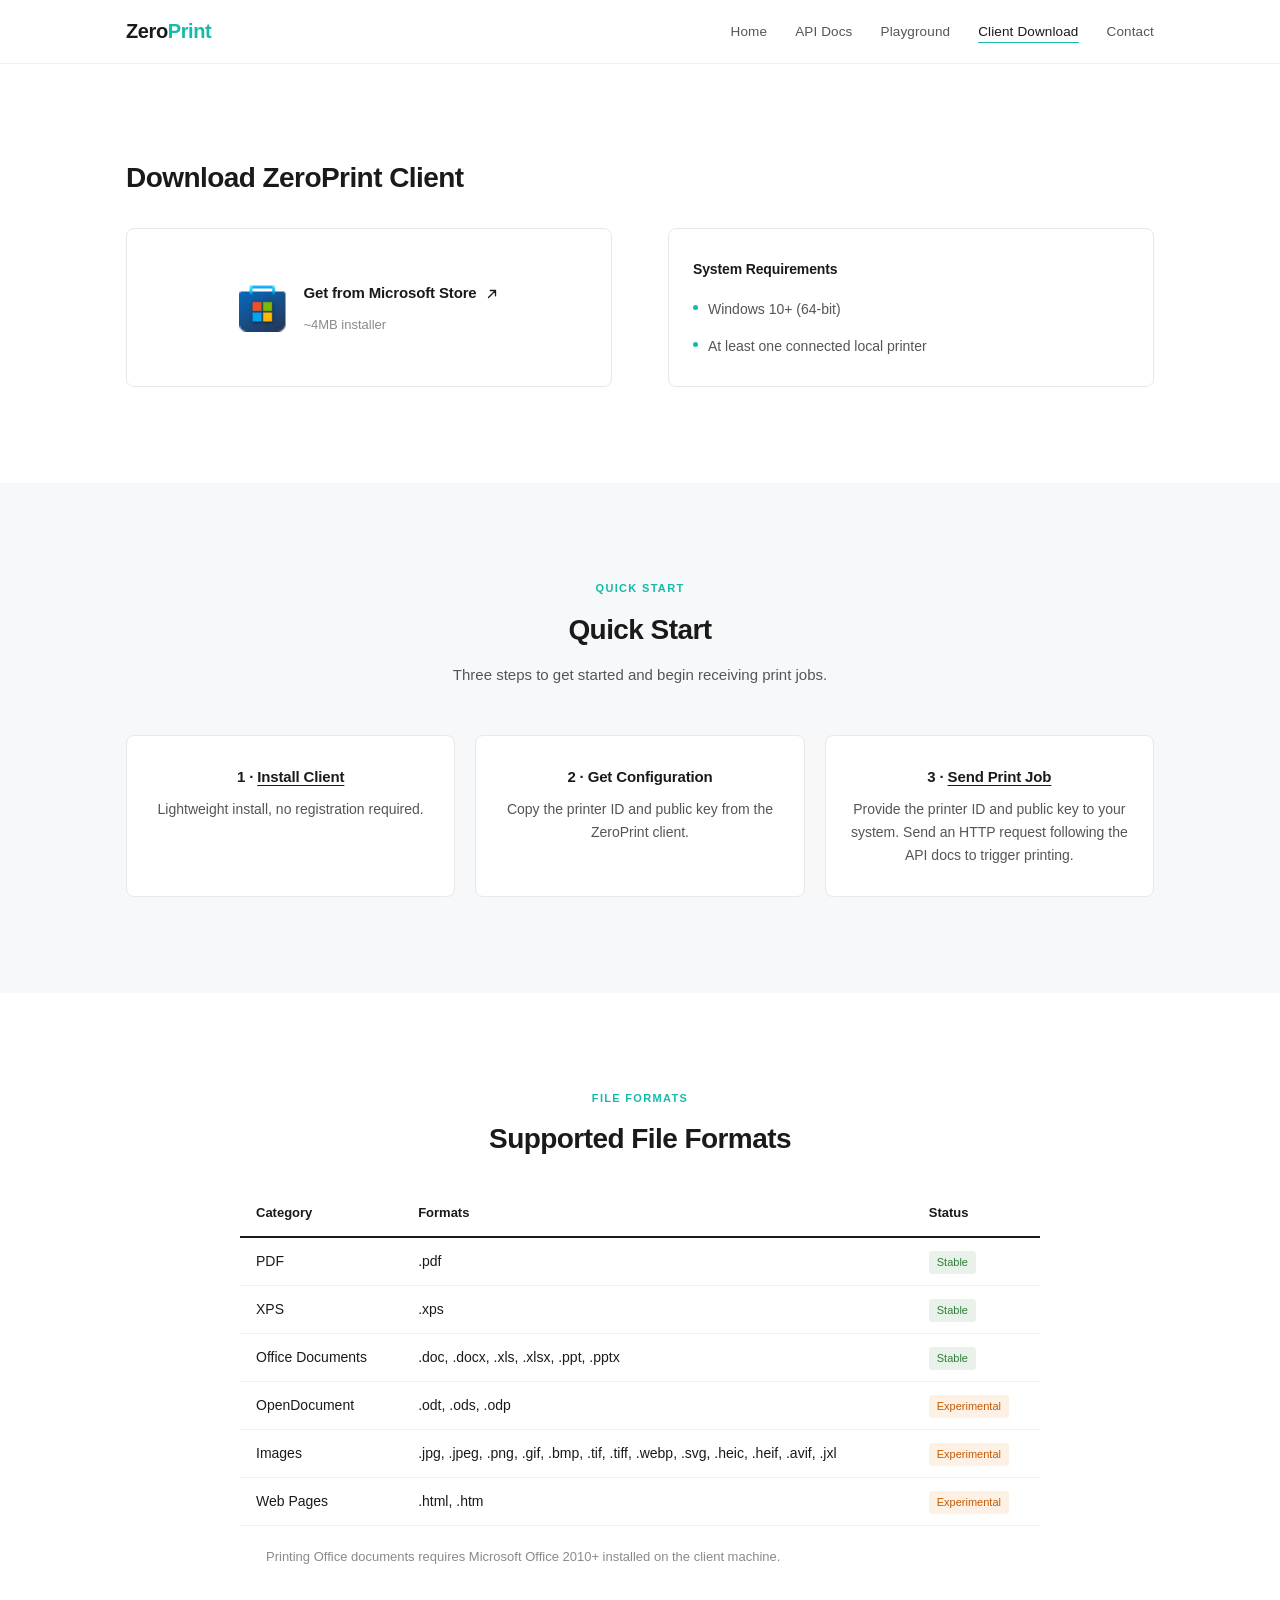
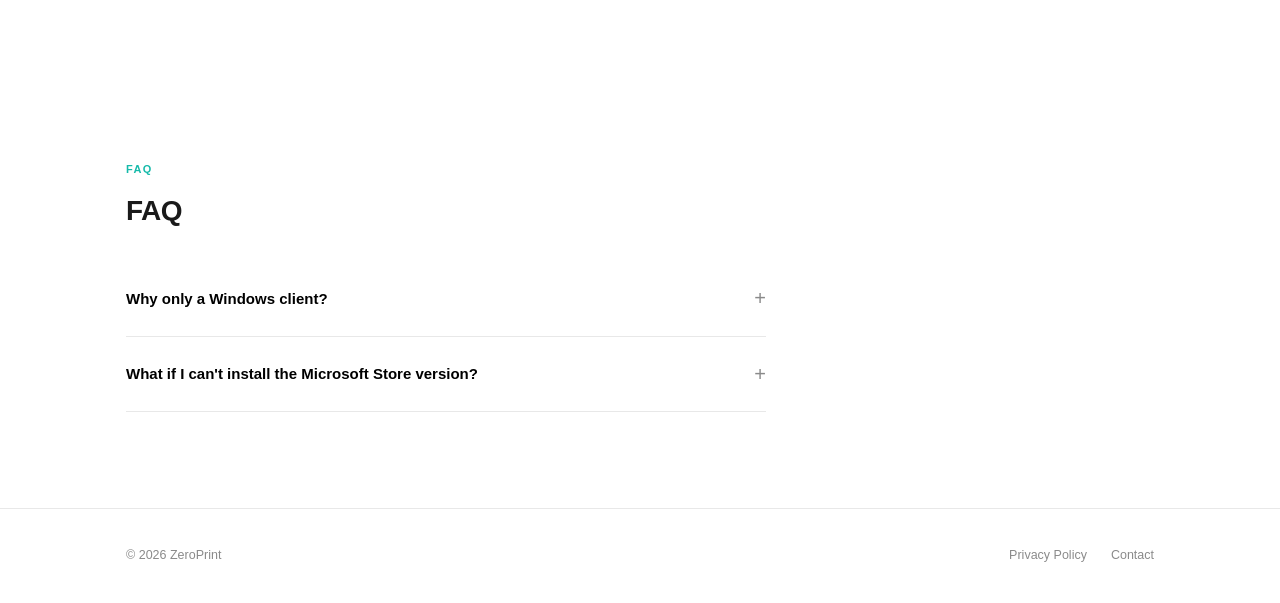
<file: download.html>
﻿<!DOCTYPE html>
<html lang="en">
<head>
  <meta charset="UTF-8">
  <meta name="viewport" content="width=device-width, initial-scale=1.0">
  <title>Download ZeroPrint for Windows — Microsoft Store</title>
  <meta name="description" content="Download ZeroPrint Windows client from the Microsoft Store (~4MB). Supports Windows 10+. Install and start receiving HTTP API print jobs immediately.">
  <meta property="og:title" content="Download ZeroPrint for Windows — Microsoft Store">
  <meta property="og:description" content="Download ZeroPrint Windows client from the Microsoft Store (~4MB). Supports Windows 10+. Install and start receiving HTTP API print jobs immediately.">
  <meta property="og:type" content="website">
  <meta property="og:url" content="https://webappprint.com/download.html">
  <meta property="og:site_name" content="ZeroPrint">
  <meta property="og:locale" content="en_US">
  <meta property="og:image" content="https://webappprint.com/favicon.png">
  <meta property="og:image:secure_url" content="https://webappprint.com/favicon.png">
  <meta property="og:image:type" content="image/png">
  <meta property="og:image:alt" content="ZeroPrint">
  <link rel="canonical" href="https://webappprint.com/download.html">
  <link rel="alternate" hreflang="zh-CN" href="https://webappprint.cn/download.html">
  <link rel="alternate" hreflang="en" href="https://webappprint.com/download.html">
  <link rel="alternate" hreflang="x-default" href="https://webappprint.com/download.html">
  <meta name="keywords" content="ZeroPrint download,cloud print client,Windows print software,print client,PrintNode alternative,ezeep alternative,remote printing software">
  <link rel="stylesheet" href="style.css?v=2026081418">
  <script type="application/ld+json">
  {
    "@context": "https://schema.org",
    "@type": "SoftwareApplication",
    "name": "ZeroPrint Windows Client",
    "url": "https://webappprint.com/download.html",
    "description": "ZeroPrint Windows client, approximately 4MB installer, supporting Windows 10 and later. Receive HTTP API print jobs after installation.",
    "applicationCategory": "BusinessApplication",
    "operatingSystem": "Windows 10+",
    "fileSize": "4MB",
    "softwareVersion": "1.0",
    "isPartOf": {
      "@type": "SoftwareApplication",
      "name": "ZeroPrint",
      "url": "https://webappprint.com/"
    },
    "installUrl": "https://apps.microsoft.com/detail/9N2J4H3GJSQJ"
  }
  </script>
  <link rel="icon" href="favicon.png" type="image/png">
  <script type="application/ld+json">
  {
    "@context": "https://schema.org",
    "@type": "FAQPage",
    "url": "https://webappprint.com/download.html",
    "mainEntity": [
      {
        "@type": "Question",
        "name": "Why only a Windows client?",
        "acceptedAnswer": {
          "@type": "Answer",
          "text": "ZeroPrint currently only offers a Windows client. In commercial printing scenarios, printer drivers and Office document processing have the most mature compatibility on the Windows platform, covering everything from traditional dot-matrix printers to modern receipt printers. There are no plans to develop for other platforms at this time. The client only needs to be installed on the Windows computer connected to the printer. Print jobs are initiated via standard HTTP requests with no restrictions on the source platform — Linux, Mac, mobile devices, or cloud services can all be used."
        }
      },
      {
        "@type": "Question",
        "name": "What if I can't install the Microsoft Store version?",
        "acceptedAnswer": {
          "@type": "Answer",
          "text": "If your system is stripped down, you are not signed in to a Microsoft account, or the Microsoft Store is not working properly, you can use the portable version as a temporary workaround: download the portable version. It is not the recommended installation method, may be flagged by some antivirus software, and cannot update automatically."
        }
      }
    ]
  }
  </script>
  <script type="application/ld+json">
  {
    "@context": "https://schema.org",
    "@type": "HowTo",
    "name": "How to install and configure ZeroPrint",
    "description": "Install ZeroPrint from the Microsoft Store, get your printer configuration, and start sending print jobs via HTTP API.",
    "url": "https://webappprint.com/download.html",
    "step": [
      {
        "@type": "HowToStep",
        "name": "Install the client",
        "text": "Download ZeroPrint from the Microsoft Store and install it on a Windows 10+ computer connected to a local printer.",
        "url": "https://apps.microsoft.com/detail/9N2J4H3GJSQJ"
      },
      {
        "@type": "HowToStep",
        "name": "Get configuration",
        "text": "Open the ZeroPrint client and copy the printer ID and public key. This identifies the target printer and enables encrypted communication."
      },
      {
        "@type": "HowToStep",
        "name": "Send a print job",
        "text": "Send an HTTP POST request to the ZeroPrint API with the printer ID and public key. The client will download the file from your URL and print it locally.",
        "url": "https://webappprint.com/docs.html"
      }
    ]
  }
  </script>
</head>
<body>

<nav class="nav" id="nav">
  <div class="nav-inner">
    <a href="/" class="nav-logo">Zero<span>Print</span></a>
    <button class="nav-toggle" id="navToggle" aria-label="Menu">
      <span></span><span></span><span></span>
    </button>
    <ul class="nav-links" id="navLinks">
      <li><a href="/">Home</a></li>
      <li><a href="docs.html">API Docs</a></li>
      <li><a href="playground.html">Playground</a></li>
      <li><a href="download.html" class="active">Client Download</a></li>
      <li><a href="contact.html">Contact</a></li>
    </ul>
  </div>
</nav>

<main>
  <section class="section">
    <div class="container">
      <h1 class="section-title fade-up" style="margin-bottom:32px;">Download ZeroPrint Client</h1>
      <div class="feature-row fade-up" style="align-items:stretch;">
        <a href="https://apps.microsoft.com/detail/9N2J4H3GJSQJ" target="_blank" rel="noopener noreferrer" class="card download-card" style="text-align:center;display:flex;align-items:center;justify-content:center;gap:16px;text-decoration:none;">
          <img src="microsoft-store.png" alt="Microsoft Store" class="download-box-icon">
          <div style="text-align:left;">
            <h3 style="margin-bottom:8px;">Get from Microsoft Store <svg style="display:inline-block;vertical-align:middle;margin-left:4px;width:14px;height:14px;" viewBox="0 0 16 16" fill="none"><path d="M4 12L12 4M12 4H6M12 4v6" stroke="currentColor" stroke-width="1.5" stroke-linecap="round" stroke-linejoin="round"/></svg></h3>
            <p style="margin:0;font-size:13px;color:var(--ink-3);">~4MB installer</p>
          </div>
        </a>
        <div class="card" style="text-align:left;">
          <h3 style="font-size:14px;margin-bottom:16px;">System Requirements</h3>
          <ul class="feature-list" style="gap:12px;">
            <li>Windows 10+ (64-bit)</li>
            <li>At least one connected local printer</li>
          </ul>
        </div>
      </div>
    </div>
  </section>

  <section class="section" style="background:var(--bg-alt);">
    <div class="container text-center">
      <p class="section-label fade-up">Quick start</p>
      <h2 class="section-title fade-up">Quick Start</h2>
      <p class="section-desc fade-up" style="margin:0 auto 48px;">Three steps to get started and begin receiving print jobs.</p>
      <div class="cards cards-3 fade-up">
        <div class="card" style="text-align:center;">
          <h3>1 · <a href="https://apps.microsoft.com/detail/9N2J4H3GJSQJ" target="_blank" rel="noopener noreferrer" style="color:inherit;text-decoration:underline;text-underline-offset:3px;">Install Client</a></h3>
          <p>Lightweight install, no registration required.</p>
        </div>
        <div class="card" style="text-align:center;">
          <h3>2 · Get Configuration</h3>
          <p>Copy the printer ID and public key from the ZeroPrint client.</p>
        </div>
        <div class="card" style="text-align:center;">
          <h3>3 · <a href="docs.html" style="color:inherit;text-decoration:underline;text-underline-offset:3px;">Send Print Job</a></h3>
          <p>Provide the printer ID and public key to your system. Send an HTTP request following the API docs to trigger printing.</p>
        </div>
      </div>
    </div>
  </section>

  <section class="section">
    <div class="container text-center">
      <p class="section-label fade-up">File formats</p>
      <h2 class="section-title fade-up">Supported File Formats</h2>
      <div class="table-wrap fade-up" style="max-width:800px;margin:32px auto 0;">
        <table>
          <thead><tr><th>Category</th><th>Formats</th><th>Status</th></tr></thead>
          <tbody>
            <tr><td>PDF</td><td>.pdf</td><td><span class="doc-badge doc-badge-yes">Stable</span></td></tr>
            <tr><td>XPS</td><td>.xps</td><td><span class="doc-badge doc-badge-yes">Stable</span></td></tr>
            <tr><td>Office Documents</td><td>.doc, .docx, .xls, .xlsx, .ppt, .pptx</td><td><span class="doc-badge doc-badge-yes">Stable</span></td></tr>
            <tr><td>OpenDocument</td><td>.odt, .ods, .odp</td><td><span class="doc-badge doc-badge-no">Experimental</span></td></tr>
            <tr><td>Images</td><td>.jpg, .jpeg, .png, .gif, .bmp, .tif, .tiff, .webp, .svg, .heic, .heif, .avif, .jxl</td><td><span class="doc-badge doc-badge-no">Experimental</span></td></tr>
            <tr><td>Web Pages</td><td>.html, .htm</td><td><span class="doc-badge doc-badge-no">Experimental</span></td></tr>
          </tbody>
        </table>
      </div>
      <p class="fade-up" style="margin:20px auto 0;max-width:800px;text-align:left;padding-left:2em;font-size:13px;color:var(--ink-3);">Printing Office documents requires Microsoft Office 2010+ installed on the client machine.</p>
    </div>
  </section>

  <section class="section">
    <div class="container">
      <p class="section-label fade-up">FAQ</p>
      <h2 class="section-title fade-up">FAQ</h2>
      <div class="faq-list fade-up" style="margin-top:32px;">
        <div class="faq-item">
          <button class="faq-q">Why only a Windows client?</button>
          <div class="faq-a"><div class="faq-a-inner">ZeroPrint currently only offers a Windows client. In commercial printing scenarios, printer drivers and Office document processing have the most mature compatibility on the Windows platform, covering everything from traditional dot-matrix printers to modern receipt printers. There are no plans to develop for other platforms at this time. The client only needs to be installed on the Windows computer connected to the printer. Print jobs are initiated via standard HTTP requests with no restrictions on the source platform — Linux, Mac, mobile devices, or cloud services can all be used.</div></div>
        </div>
        <div class="faq-item">
          <button class="faq-q">What if I can't install the Microsoft Store version?</button>
          <div class="faq-a"><div class="faq-a-inner">If your system is stripped down, you are not signed in to a Microsoft account, or the Microsoft Store is not working properly, you can use the portable version as a temporary workaround: <a class="faq-link" href="https://v4m8.oss-cn-beijing.aliyuncs.com/ZeroPrint.zip" target="_blank" rel="noopener noreferrer">download the portable version</a>. It is not the recommended installation method, may be flagged by some antivirus software, and cannot update automatically.</div></div>
        </div>
      </div>
    </div>
  </section>
</main>

<footer>
  <div class="footer-inner">
    <span>&copy; 2026 ZeroPrint</span>
    <div class="footer-links">
      <a href="privacy.html">Privacy Policy</a>
      <a href="contact.html">Contact</a>
    </div>
  </div>
</footer>

<script>
const io = new IntersectionObserver((entries) => {
  entries.forEach(e => { if (e.isIntersecting) { e.target.classList.add('visible'); io.unobserve(e.target); } });
}, { threshold: 0.15 });
document.querySelectorAll('.fade-up').forEach(el => io.observe(el));
window.addEventListener('scroll', () => { document.getElementById('nav').classList.toggle('scrolled', window.scrollY > 10); });
document.getElementById('navToggle').addEventListener('click', () => { document.getElementById('navLinks').classList.toggle('open'); });
document.querySelectorAll('.faq-q').forEach(btn => {
  btn.addEventListener('click', () => {
    const item = btn.parentElement;
    const wasOpen = item.classList.contains('open');
    document.querySelectorAll('.faq-item.open').forEach(i => i.classList.remove('open'));
    if (!wasOpen) item.classList.add('open');
  });
});
</script>

</body>
</html>
</file>
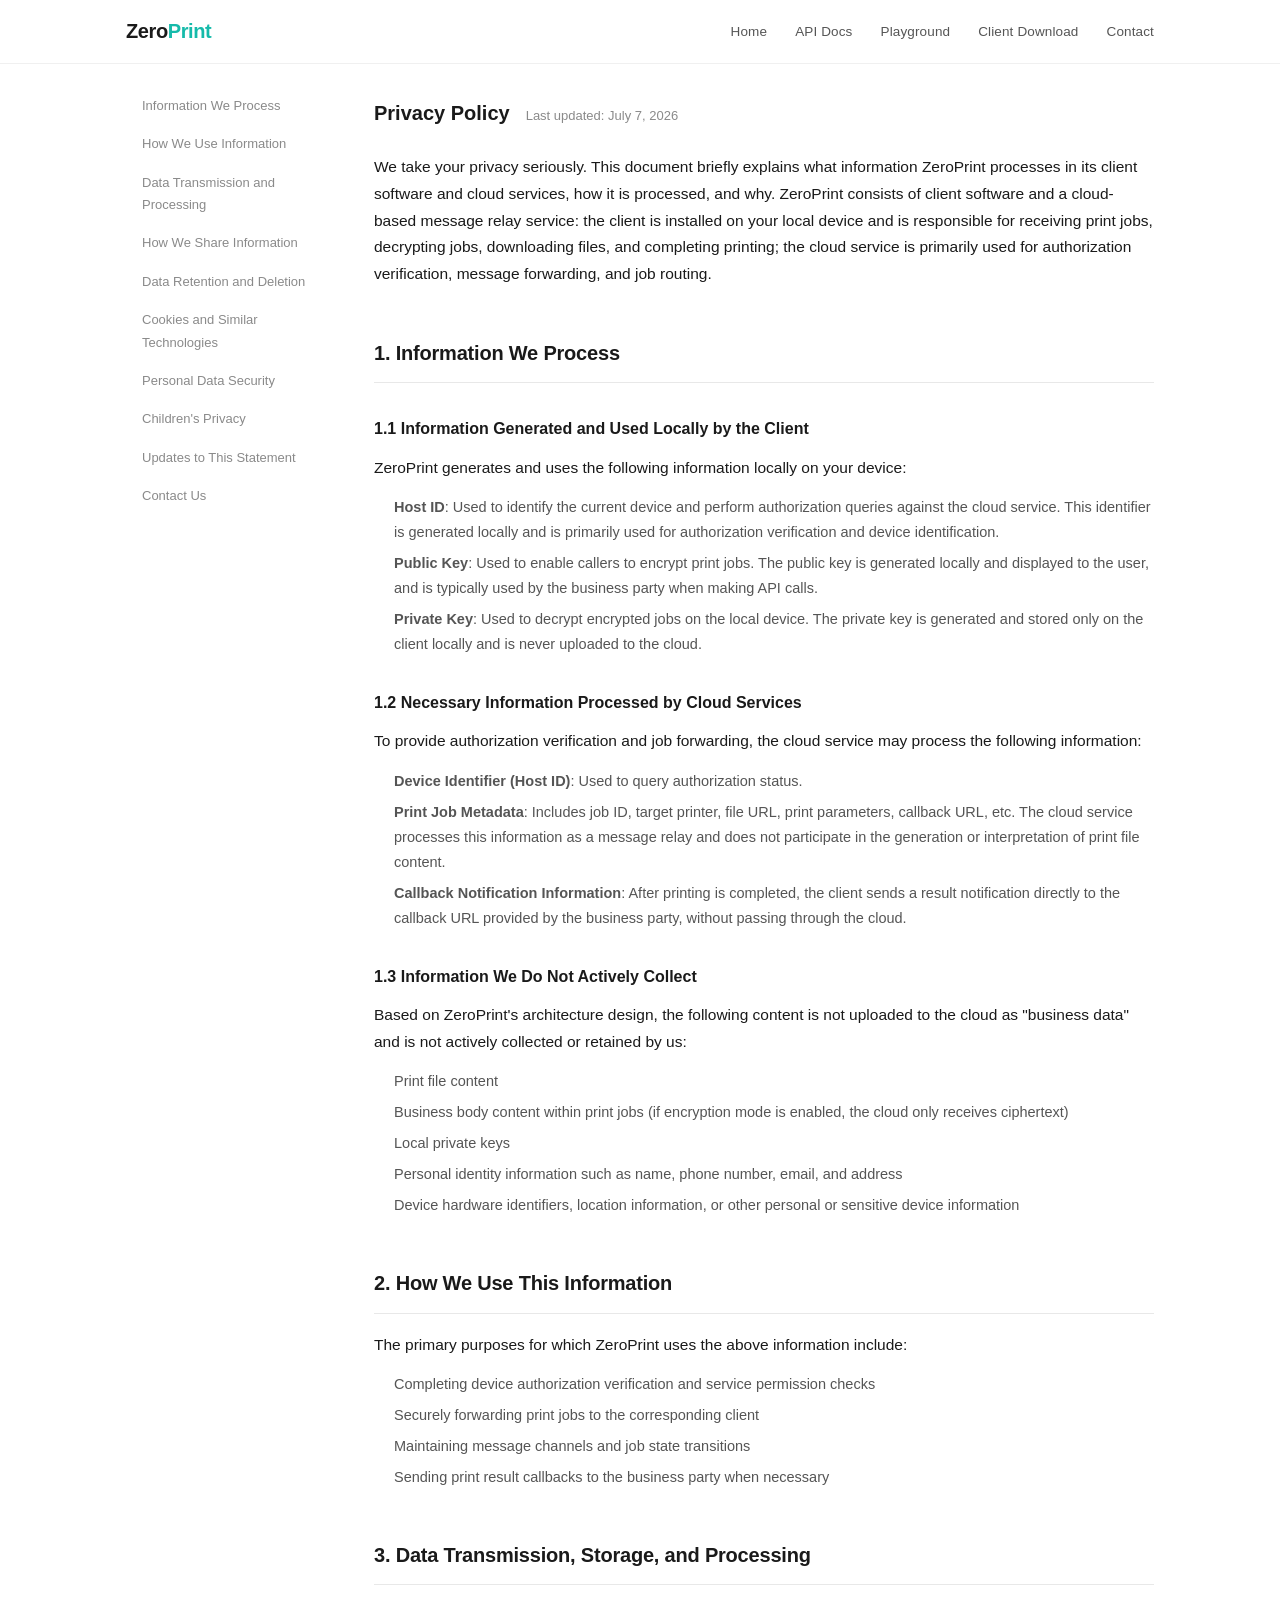
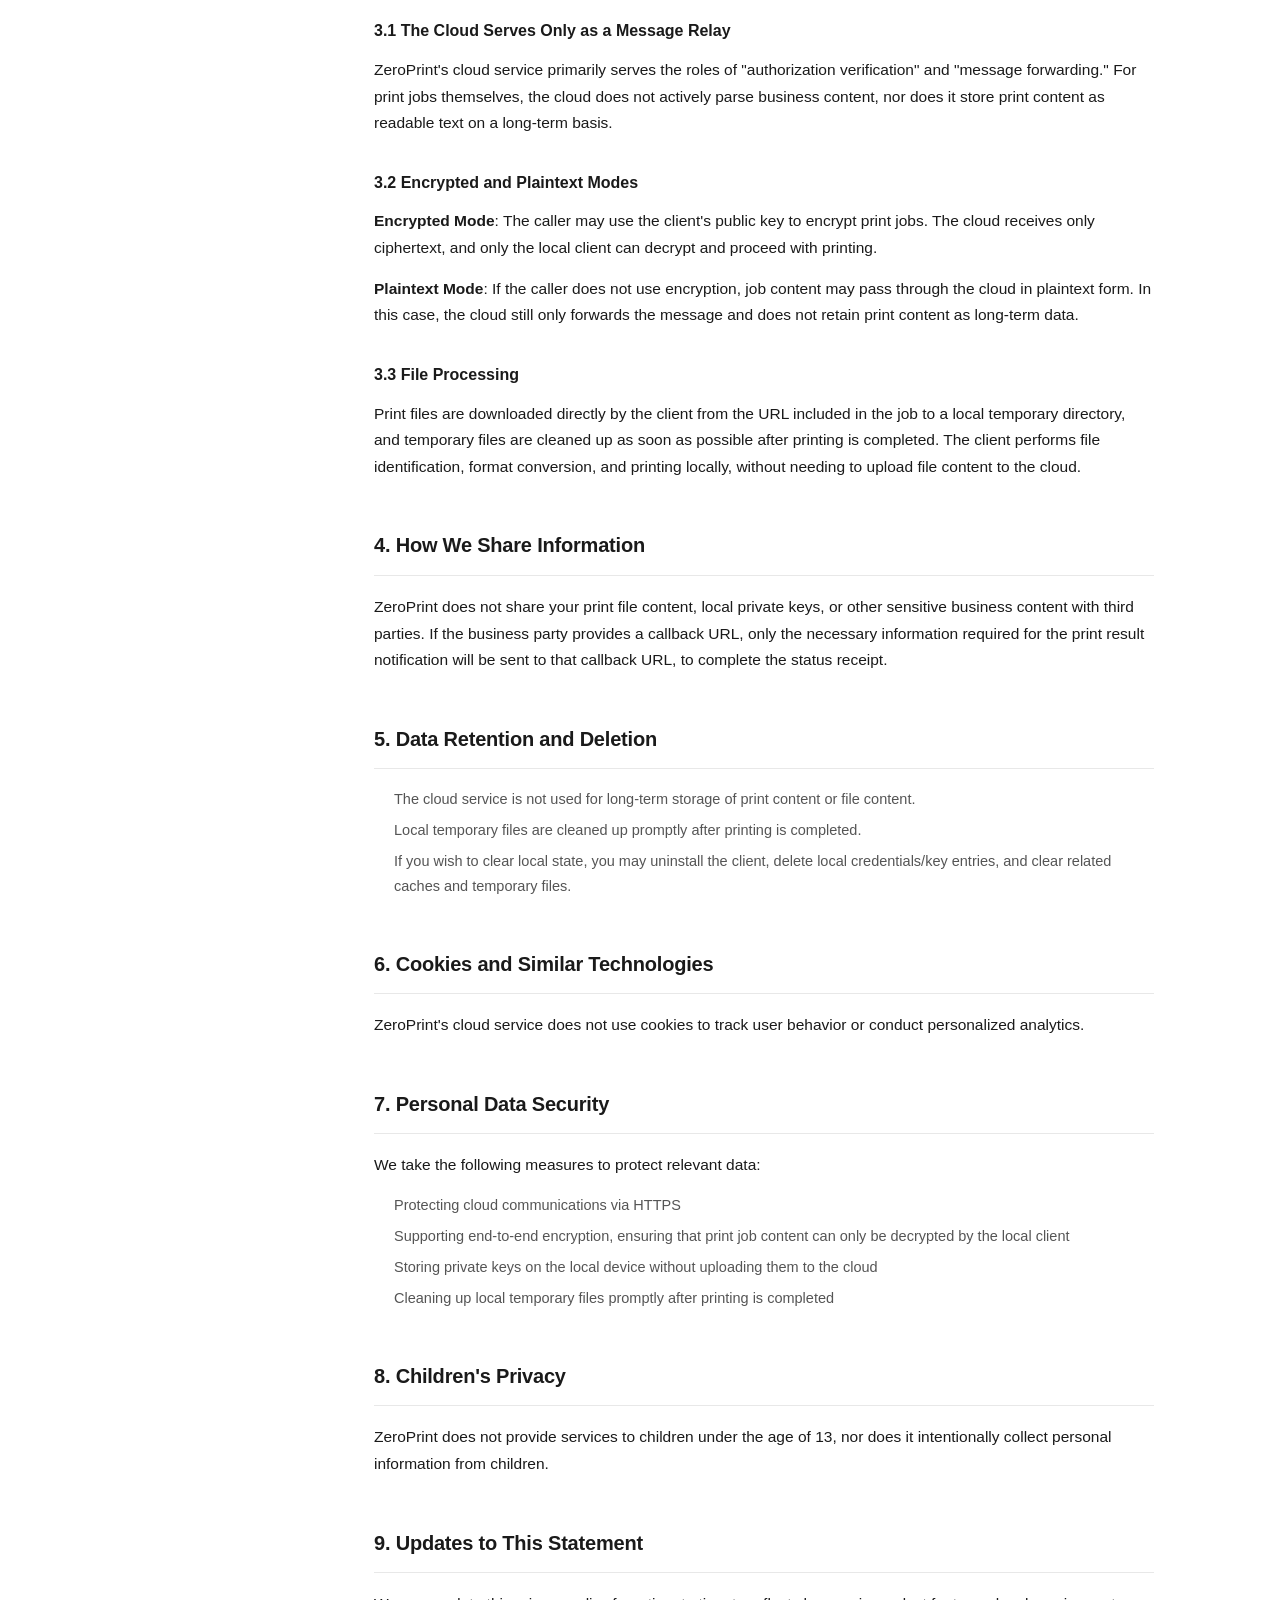
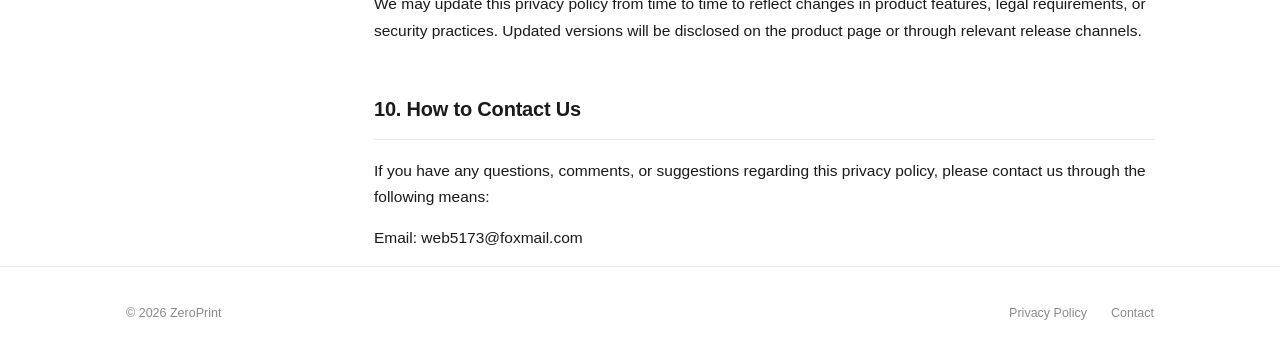
<file: privacy.html>
﻿<!DOCTYPE html>
<html lang="en">
<head>
  <meta charset="UTF-8">
  <meta name="viewport" content="width=device-width, initial-scale=1.0">
  <title>Privacy Policy — ZeroPrint</title>
  <meta name="description" content="How does ZeroPrint protect your data? The cloud never stores print content. End-to-end encryption, private keys stored locally, files bypass the cloud, no telemetry.">
  <meta property="og:title" content="Privacy Policy — ZeroPrint">
  <meta property="og:description" content="How does ZeroPrint protect your data? The cloud never stores print content. End-to-end encryption, private keys stored locally, files bypass the cloud, no telemetry.">
  <meta property="og:type" content="website">
  <meta property="og:url" content="https://webappprint.com/privacy.html">
  <meta property="og:site_name" content="ZeroPrint">
  <meta property="og:locale" content="en_US">
  <meta property="og:image" content="https://webappprint.com/favicon.png">
  <meta property="og:image:secure_url" content="https://webappprint.com/favicon.png">
  <meta property="og:image:type" content="image/png">
  <meta property="og:image:alt" content="ZeroPrint">
  <link rel="canonical" href="https://webappprint.com/privacy.html">
  <link rel="alternate" hreflang="zh-CN" href="https://webappprint.cn/privacy.html">
  <link rel="alternate" hreflang="en" href="https://webappprint.com/privacy.html">
  <link rel="alternate" hreflang="x-default" href="https://webappprint.com/privacy.html">
  <meta name="keywords" content="ZeroPrint privacy,cloud print privacy,print data security">
  <link rel="stylesheet" href="style.css?v=2026081418">
  <script type="application/ld+json">
  {
    "@context": "https://schema.org",
    "@type": "WebPage",
    "name": "Privacy Policy — ZeroPrint",
    "url": "https://webappprint.com/privacy.html",
    "description": "ZeroPrint Privacy Policy. No print content stored in the cloud, end-to-end encryption, private keys stored locally, files never pass through the cloud.",
    "isPartOf": {
      "@type": "SoftwareApplication",
      "name": "ZeroPrint",
      "url": "https://webappprint.com/"
    }
  }
  </script>
  <link rel="icon" href="favicon.png" type="image/png">
</head>
<body>

<nav class="nav" id="nav">
  <div class="nav-inner">
    <a href="/" class="nav-logo">Zero<span>Print</span></a>
    <button class="nav-toggle" id="navToggle" aria-label="Menu">
      <span></span><span></span><span></span>
    </button>
    <ul class="nav-links" id="navLinks">
      <li><a href="/">Home</a></li>
      <li><a href="docs.html">API Docs</a></li>
      <li><a href="playground.html">Playground</a></li>
      <li><a href="download.html">Client Download</a></li>
      <li><a href="contact.html">Contact</a></li>
    </ul>
  </div>
</nav>

<main>
  <div class="container">
    <div class="doc-layout">
      <aside class="doc-sidebar">
        <ul class="doc-sidebar-nav" id="docNav">
          <li><a href="#p1">Information We Process</a></li>
          <li><a href="#p2">How We Use Information</a></li>
          <li><a href="#p3">Data Transmission and Processing</a></li>
          <li><a href="#p4">How We Share Information</a></li>
          <li><a href="#p5">Data Retention and Deletion</a></li>
          <li><a href="#p6">Cookies and Similar Technologies</a></li>
          <li><a href="#p7">Personal Data Security</a></li>
          <li><a href="#p8">Children's Privacy</a></li>
          <li><a href="#p9">Updates to This Statement</a></li>
          <li><a href="#p10">Contact Us</a></li>
        </ul>
      </aside>
      <div class="doc-content">
        <div style="display:flex;align-items:baseline;gap:16px;margin-bottom:24px;flex-wrap:wrap;padding-top:32px;">
          <h1 style="font-size:20px;font-weight:700;margin:0;">Privacy Policy</h1>
          <span style="font-size:13px;color:var(--ink-3);">Last updated: July 7, 2026</span>
        </div>
        <p>We take your privacy seriously. This document briefly explains what information ZeroPrint processes in its client software and cloud services, how it is processed, and why. ZeroPrint consists of client software and a cloud-based message relay service: the client is installed on your local device and is responsible for receiving print jobs, decrypting jobs, downloading files, and completing printing; the cloud service is primarily used for authorization verification, message forwarding, and job routing.</p>

        <h2 id="p1">1. Information We Process</h2>
        <h3>1.1 Information Generated and Used Locally by the Client</h3>
        <p>ZeroPrint generates and uses the following information locally on your device:</p>
        <ul>
          <li><strong>Host ID</strong>: Used to identify the current device and perform authorization queries against the cloud service. This identifier is generated locally and is primarily used for authorization verification and device identification.</li>
          <li><strong>Public Key</strong>: Used to enable callers to encrypt print jobs. The public key is generated locally and displayed to the user, and is typically used by the business party when making API calls.</li>
          <li><strong>Private Key</strong>: Used to decrypt encrypted jobs on the local device. The private key is generated and stored only on the client locally and is never uploaded to the cloud.</li>
        </ul>

        <h3>1.2 Necessary Information Processed by Cloud Services</h3>
        <p>To provide authorization verification and job forwarding, the cloud service may process the following information:</p>
        <ul>
          <li><strong>Device Identifier (Host ID)</strong>: Used to query authorization status.</li>
          <li><strong>Print Job Metadata</strong>: Includes job ID, target printer, file URL, print parameters, callback URL, etc. The cloud service processes this information as a message relay and does not participate in the generation or interpretation of print file content.</li>
          <li><strong>Callback Notification Information</strong>: After printing is completed, the client sends a result notification directly to the callback URL provided by the business party, without passing through the cloud.</li>
        </ul>

        <h3>1.3 Information We Do Not Actively Collect</h3>
        <p>Based on ZeroPrint's architecture design, the following content is not uploaded to the cloud as "business data" and is not actively collected or retained by us:</p>
        <ul>
          <li>Print file content</li>
          <li>Business body content within print jobs (if encryption mode is enabled, the cloud only receives ciphertext)</li>
          <li>Local private keys</li>
          <li>Personal identity information such as name, phone number, email, and address</li>
          <li>Device hardware identifiers, location information, or other personal or sensitive device information</li>
        </ul>

        <h2 id="p2">2. How We Use This Information</h2>
        <p>The primary purposes for which ZeroPrint uses the above information include:</p>
        <ul>
          <li>Completing device authorization verification and service permission checks</li>
          <li>Securely forwarding print jobs to the corresponding client</li>
          <li>Maintaining message channels and job state transitions</li>
          <li>Sending print result callbacks to the business party when necessary</li>
        </ul>

        <h2 id="p3">3. Data Transmission, Storage, and Processing</h2>
        <h3>3.1 The Cloud Serves Only as a Message Relay</h3>
        <p>ZeroPrint's cloud service primarily serves the roles of "authorization verification" and "message forwarding." For print jobs themselves, the cloud does not actively parse business content, nor does it store print content as readable text on a long-term basis.</p>
        <h3>3.2 Encrypted and Plaintext Modes</h3>
        <p><strong>Encrypted Mode</strong>: The caller may use the client's public key to encrypt print jobs. The cloud receives only ciphertext, and only the local client can decrypt and proceed with printing.</p>
        <p><strong>Plaintext Mode</strong>: If the caller does not use encryption, job content may pass through the cloud in plaintext form. In this case, the cloud still only forwards the message and does not retain print content as long-term data.</p>
        <h3>3.3 File Processing</h3>
        <p>Print files are downloaded directly by the client from the URL included in the job to a local temporary directory, and temporary files are cleaned up as soon as possible after printing is completed. The client performs file identification, format conversion, and printing locally, without needing to upload file content to the cloud.</p>

        <h2 id="p4">4. How We Share Information</h2>
        <p>ZeroPrint does not share your print file content, local private keys, or other sensitive business content with third parties. If the business party provides a callback URL, only the necessary information required for the print result notification will be sent to that callback URL, to complete the status receipt.</p>

        <h2 id="p5">5. Data Retention and Deletion</h2>
        <ul>
          <li>The cloud service is not used for long-term storage of print content or file content.</li>
          <li>Local temporary files are cleaned up promptly after printing is completed.</li>
          <li>If you wish to clear local state, you may uninstall the client, delete local credentials/key entries, and clear related caches and temporary files.</li>
        </ul>

        <h2 id="p6">6. Cookies and Similar Technologies</h2>
        <p>ZeroPrint's cloud service does not use cookies to track user behavior or conduct personalized analytics.</p>

        <h2 id="p7">7. Personal Data Security</h2>
        <p>We take the following measures to protect relevant data:</p>
        <ul>
          <li>Protecting cloud communications via HTTPS</li>
          <li>Supporting end-to-end encryption, ensuring that print job content can only be decrypted by the local client</li>
          <li>Storing private keys on the local device without uploading them to the cloud</li>
          <li>Cleaning up local temporary files promptly after printing is completed</li>
        </ul>

        <h2 id="p8">8. Children's Privacy</h2>
        <p>ZeroPrint does not provide services to children under the age of 13, nor does it intentionally collect personal information from children.</p>

        <h2 id="p9">9. Updates to This Statement</h2>
        <p>We may update this privacy policy from time to time to reflect changes in product features, legal requirements, or security practices. Updated versions will be disclosed on the product page or through relevant release channels.</p>

        <h2 id="p10">10. How to Contact Us</h2>
        <p>If you have any questions, comments, or suggestions regarding this privacy policy, please contact us through the following means:</p>
        <p>Email: web5173@foxmail.com</p>
      </div>
    </div>
  </div>
</main>

<footer>
  <div class="footer-inner">
    <span>&copy; 2026 ZeroPrint</span>
    <div class="footer-links">
      <a href="privacy.html">Privacy Policy</a>
      <a href="contact.html">Contact</a>
    </div>
  </div>
</footer>

<script>
const io = new IntersectionObserver((entries) => {
  entries.forEach(e => { if (e.isIntersecting) { e.target.classList.add('visible'); io.unobserve(e.target); } });
}, { threshold: 0.1 });
document.querySelectorAll('.fade-up').forEach(el => io.observe(el));
window.addEventListener('scroll', () => { document.getElementById('nav').classList.toggle('scrolled', window.scrollY > 10); });
document.getElementById('navToggle').addEventListener('click', () => { document.getElementById('navLinks').classList.toggle('open'); });
</script>

</body>
</html>
</file>
<file: style.css>
﻿/* ── Design Tokens ── */
:root {
  --bg: #ffffff;
  --bg-alt: #f7f8fa;
  --surface: #ffffff;
  --ink: #1a1a1a;
  --ink-2: #555;
  --ink-3: #8a8a8a;
  --accent: #16baaa;
  --accent-hover: #13a096;
  --accent-soft: rgba(22,186,170,.07);
  --border: #e8e8e8;
  --border-light: #f0f0f0;
  --code-bg: #1c1c1e;
  --code-text: #e4e4e7;
  --nav-h: 64px;
  --max-w: 1100px;
  --max-w-narrow: 720px;
  --radius: 3px;
  --font-en: -apple-system, BlinkMacSystemFont, 'Segoe UI', sans-serif;
  --font-body: -apple-system, BlinkMacSystemFont, 'Segoe UI', sans-serif;
  --font-mono: 'SF Mono', 'Menlo', 'Monaco', 'Consolas', 'Courier New', monospace;
}

/* ── Reset ── */
*,*::before,*::after { margin:0; padding:0; box-sizing:border-box; }
html { scroll-behavior: smooth; -webkit-font-smoothing: antialiased; -moz-osx-font-smoothing: grayscale; }
:target { scroll-margin-top: calc(var(--nav-h) + 16px); }
body {
  font-family: var(--font-body);
  font-size: 15.5px;
  line-height: 1.72;
  color: var(--ink);
  background: var(--bg);
  display: flex;
  flex-direction: column;
  min-height: 100vh;
}
a { color: inherit; text-decoration: none; }
img { display: block; max-width: 100%; }
button { font: inherit; cursor: pointer; border: none; background: none; }
ul { list-style: none; }

/* ── Nav ── */
.nav {
  position: fixed; top: 0; left: 0; right: 0; z-index: 100;
  height: var(--nav-h);
  background: rgba(255,255,255,.88);
  backdrop-filter: blur(16px); -webkit-backdrop-filter: blur(16px);
  border-bottom: 1px solid var(--border-light);
  transition: box-shadow .3s;
}
.nav.scrolled { box-shadow: 0 1px 16px rgba(0,0,0,.05); }
.nav-inner {
  max-width: var(--max-w); margin: 0 auto;
  padding: 0 36px; height: 100%;
  display: flex; align-items: center; justify-content: space-between;
}
.nav-logo {
  font-family: var(--font-en);
  font-size: 20px; font-weight: 700;
  letter-spacing: -.02em; color: var(--ink);
}
.nav-logo span { color: var(--accent); }
.nav-links {
  display: flex; align-items: center; gap: 28px;
  list-style: none;
}
.nav-links a {
  font-size: 13.5px; font-weight: 500;
  color: var(--ink-2); letter-spacing: .01em;
  transition: color .2s; position: relative;
}
.nav-links a:hover { color: var(--ink); }
.nav-links a.active { color: var(--ink); }
.nav-links a.active::after {
  content: ''; position: absolute;
  bottom: -4px; left: 0; right: 0;
  height: 1.5px; background: var(--accent); border-radius: 1px;
}

.faq-link {
  color: var(--accent);
  font-weight: 500;
}

/* Mobile toggle */
.nav-toggle {
  display: none; flex-direction: column; gap: 5px;
  cursor: pointer; background: none; border: none; padding: 4px;
}
.nav-toggle span {
  display: block; width: 20px; height: 2px;
  background: var(--ink); border-radius: 2px; transition: all .3s;
}

/* ── Layout ── */
html.home { scroll-snap-type: y mandatory; }
main { padding-top: var(--nav-h); flex: 1 0 auto; }
.container { max-width: var(--max-w); margin: 0 auto; padding: 0 36px; }
.narrow { max-width: var(--max-w-narrow); margin: 0 auto; padding: 0 36px; }
.text-center { text-align: center; }

/* ── Section ── */
.section { padding: 96px 0; }
.section-sm { padding: 64px 0; }
.snap {
  min-height: calc(100vh - var(--nav-h));
  display: flex; align-items: center;
  scroll-snap-align: start;
  scroll-margin-top: var(--nav-h);
  padding: 0 !important;
}
.snap > .container { width: 100%; }
.section-label {
  font-family: var(--font-en);
  font-size: 11px; font-weight: 600;
  letter-spacing: .12em; text-transform: uppercase;
  color: var(--accent); margin-bottom: 14px;
}
.section-title {
  font-family: var(--font-en);
  font-size: 28px; font-weight: 700;
  letter-spacing: -.02em; line-height: 1.3;
  margin-bottom: 14px;
}
.section-desc {
  font-size: 15px; color: var(--ink-2);
  max-width: 520px; line-height: 1.7;
}

/* ── Hero ── */
.hero {
  min-height: calc(100vh - var(--nav-h));
  display: flex; align-items: center;
  position: relative; overflow: hidden;
  scroll-snap-align: start;
  scroll-margin-top: var(--nav-h);
}
.hero::before {
  content: ''; position: absolute;
  top: -30%; right: -15%; width: 600px; height: 600px;
  background: radial-gradient(circle, var(--accent-soft) 0%, transparent 70%);
  pointer-events: none;
}
.hero-content { position: relative; z-index: 1; padding: 60px 0; }
.hero h1 {
  font-family: var(--font-en);
  font-size: clamp(38px, 5.5vw, 56px);
  font-weight: 700; line-height: 1.18;
  letter-spacing: -.02em; margin-bottom: 22px;
  max-width: 620px;
}
.hero h1 .accent { color: var(--accent); }
.hero-tag {
  display: inline-block; font-size: 12px; font-weight: 500;
  color: var(--accent); background: var(--accent-soft);
  padding: 4px 14px; border-radius: 20px; margin-bottom: 18px;
}
.hero-sub {
  font-size: 16px; color: var(--ink-2);
  max-width: 480px; line-height: 1.75; margin-bottom: 36px;
}
.hero-actions { display: flex; gap: 12px; flex-wrap: wrap; }

/* ── Value Full ── */
.value-full {
  min-height: calc(100vh - var(--nav-h));
  display: flex; align-items: center;
  position: relative; overflow: hidden;
  scroll-snap-align: start;
  scroll-margin-top: var(--nav-h);
}
.value-full-inner {
  display: grid;
  grid-template-columns: 1fr 1fr;
  gap: 48px;
  align-items: center;
  width: 100%;
}
.value-full-reverse {
  direction: rtl;
}
.value-full-reverse > * {
  direction: ltr;
}
.value-full-text h2 {
  font-family: var(--font-en);
  font-size: clamp(32px, 4.5vw, 48px);
  font-weight: 700; line-height: 1.18;
  letter-spacing: -.02em; margin-bottom: 22px;
}
.value-full-text p {
  font-size: 16px; color: var(--ink-2);
  line-height: 1.75;
}
.value-full-tag {
  display: inline-block; font-size: 12px; font-weight: 500;
  color: var(--accent); background: var(--accent-soft);
  padding: 4px 14px; border-radius: 20px; margin-bottom: 18px;
}
.value-full-note {
  margin-top: 20px;
  font-size: 13.5px;
  color: var(--ink-3);
}
.value-full-visual {
  display: flex; align-items: center; justify-content: center;
  min-width: 0;
}

/* ── Buttons ── */
.btn {
  display: inline-flex; align-items: center; gap: 6px;
  padding: 11px 26px; font-size: 14px; font-weight: 500;
  border-radius: var(--radius); transition: all .2s; letter-spacing: .01em;
}
.btn-primary { background: var(--ink); color: var(--bg); }
.btn-primary:hover { background: #333; transform: translateY(-1px); }
.btn-outline { border: 1px solid var(--border); color: var(--ink); background: transparent; }
.btn-outline:hover { border-color: var(--ink); }
.btn-accent { background: var(--accent); color: #fff; }
.btn-accent:hover { background: var(--accent-hover); }
.btn-secondary { background: var(--bg-alt); color: var(--ink); }
.btn-secondary:hover { background: #ecedf0; transform: translateY(-1px); }

/* ── Cards ── */
.cards { display: grid; gap: 20px; }
.cards-3 { grid-template-columns: repeat(3, 1fr); }
.cards-2 { grid-template-columns: repeat(2, 1fr); }
.card {
  padding: 28px 24px;
  border: 1px solid var(--border); border-radius: 8px;
  background: var(--surface);
  transition: border-color .2s, box-shadow .2s;
}
.card:hover { border-color: #ccc; box-shadow: 0 2px 20px rgba(0,0,0,.04); }
.card-icon {
  width: 40px; height: 40px;
  display: flex; align-items: center; justify-content: center;
  border-radius: 10px; background: var(--accent-soft); color: var(--accent);
  font-size: 15px; font-weight: 700; margin-bottom: 16px;
  font-family: var(--font-en);
}
.card h3 { font-size: 15px; font-weight: 600; margin-bottom: 8px; letter-spacing: -.01em; }
.card p { font-size: 14px; color: var(--ink-2); line-height: 1.65; }

/* ── Steps ── */
.steps { display: flex; gap: 48px; counter-reset: step; }
.step { flex: 1; position: relative; counter-increment: step; }
.step::before {
  content: counter(step, decimal-leading-zero);
  font-family: var(--font-en); font-size: 36px; font-weight: 300;
  color: var(--border); line-height: 1; margin-bottom: 14px; display: block;
}
.step h3 { font-size: 15px; font-weight: 600; margin-bottom: 8px; }
.step p { font-size: 14px; color: var(--ink-2); line-height: 1.65; }

/* ── Flow Diagram ── */
.flow {
  display: flex; align-items: flex-start; justify-content: center;
  gap: 0; flex-wrap: wrap;
}
.flow-step { text-align: center; padding: 20px 16px; min-width: 130px; }
.flow-step-num {
  width: 44px; height: 44px; border-radius: 50%;
  display: flex; align-items: center; justify-content: center;
  margin: 0 auto 12px;
  background: var(--ink); color: var(--bg);
  font-family: var(--font-en); font-size: 15px; font-weight: 600;
}
.flow-step h4 { font-size: 14px; font-weight: 600; margin-bottom: 4px; }
.flow-step p { font-size: 13px; color: var(--ink-3); line-height: 1.5; }
.flow-arrow {
  font-size: 18px; color: var(--border); padding: 28px 6px 0;
}

/* Step number in cards */
.step-num {
  width: 44px; height: 44px; border-radius: 50%;
  display: flex; align-items: center; justify-content: center;
  margin: 0 auto 16px;
  background: var(--border-light); color: var(--ink-3);
  font-family: var(--font-en); font-size: 15px; font-weight: 600;
}

/* ── Feature Row ── */
.feature-row {
  display: grid; grid-template-columns: 1fr 1fr;
  gap: 56px; align-items: center;
}
.feature-text h2 { margin-bottom: 14px; }
.feature-text p { margin-bottom: 20px; color: var(--ink-2); line-height: 1.75; }
.feature-list { display: flex; flex-direction: column; gap: 10px; }
.feature-list li {
  display: flex; align-items: flex-start; gap: 10px;
  font-size: 14px; color: var(--ink-2);
}
.feature-list li strong { white-space: nowrap; }
.feature-list li::before {
  content: ''; width: 5px; height: 5px; border-radius: 50%;
  background: var(--accent); flex-shrink: 0; margin-top: 8px;
}
.feature-visual {
  background: var(--bg-alt); border: 1px solid var(--border);
  border-radius: 10px; padding: 28px;
}

/* ── Compare Table ── */
.compare-table { width: 100%; border-collapse: collapse; font-size: 13.5px; }
.compare-table th, .compare-table td {
  padding: 10px 14px; text-align: left; border-bottom: 1px solid var(--border-light);
}
.compare-table thead th {
  font-weight: 600; color: var(--ink); border-bottom: 2px solid var(--ink);
  font-size: 12.5px;
}
.compare-table tbody tr:hover { background: var(--accent-soft); }
.highlight-yes { color: var(--accent); font-weight: 600; }
.highlight-no { color: var(--ink-3); }

/* ── Code Block ── */
.code-block {
  background: var(--surface);
  border: 1px solid var(--border);
  border-radius: 6px;
  overflow: hidden;
  font-family: var(--font-mono), monospace;
  font-size: 13px;
  line-height: 1.7;
  min-width: 0;
}
.code-block pre {
  padding: 18px;
  overflow-x: auto;
  color: var(--ink);
  margin: 0;
  min-width: 0;
}
.code-block code {
  font-family: var(--font-mono);
  font-size: 13px;
  color: var(--ink);
}
/* Prism 高亮：代码区深色（VS Code 风格） */
.code-block pre.language-js {
  background: #1e1e1e;
  color: #d4d4d4;
}
.code-block pre.language-js code {
  background: none;
  text-shadow: none;
}
.code-header {
  display: flex; align-items: center; justify-content: space-between;
  padding: 8px 18px; border-bottom: 1px solid var(--border);
}
.code-lang {
  font-size: 11px; font-weight: 500;
  color: var(--ink-3); text-transform: uppercase; letter-spacing: .08em;
  font-family: var(--font-body);
}
.code-copy {
  font-size: 11px;
  color: var(--ink-3);
  cursor: pointer;
  transition: color .2s;
  background: none;
  border: none;
  font-family: var(--font-body);
}
.code-copy:hover { color: var(--ink); }

/* ── Code Tabs ── */
.code-tabs { margin: 20px 0; }
.code-tab-bar {
  display: flex;
  align-items: center;
  gap: 0;
  border-bottom: 1px solid var(--border);
  padding: 0 4px;
}
.code-tab {
  padding: 9px 16px;
  font-size: 13px;
  font-weight: 500;
  color: var(--ink-3);
  cursor: pointer;
  border: none;
  border-bottom: 2px solid transparent;
  background: none;
  font-family: var(--font-body);
  transition: all .2s;
  margin-bottom: -1px;
}
.code-tab:hover { color: var(--ink); }
.code-tab.active {
  color: var(--accent);
  border-bottom-color: var(--accent);
}
.code-tab-copy {
  margin-left: auto;
  padding: 5px 12px;
  font-size: 12px;
  color: var(--ink-3);
  cursor: pointer;
  border: none;
  background: none;
  font-family: var(--font-body);
  transition: color .2s;
  border-radius: var(--radius);
}
.code-tab-copy:hover { color: var(--ink); }
.code-tab-panel { display: none; }
.code-tab-panel.active { display: block; }
.code-tab-panel .code-block { border-radius: 0 0 6px 6px; border-top: none; margin: 0; }

/* ── Inline Code ── */
code {
  font-family: var(--font-mono); font-size: .88em;
  background: var(--bg-alt); padding: 2px 6px;
  border-radius: 3px; color: var(--accent);
}

/* ── Table ── */
.table-wrap { overflow-x: auto; margin: 24px 0; min-width: 0; }
table { width: 100%; border-collapse: collapse; font-size: 14px; }
thead th {
  text-align: left; font-weight: 600;
  padding: 12px 16px; border-bottom: 2px solid var(--ink);
  font-size: 13px; white-space: nowrap;
}
tbody td { padding: 11px 16px; border-bottom: 1px solid var(--border-light); vertical-align: top; text-align: left; }
tbody tr:hover { background: var(--accent-soft); }

/* ── Doc Badge ── */
.doc-badge {
  display: inline-block; font-size: 11px; padding: 2px 8px;
  border-radius: 3px; font-weight: 500;
}
.doc-badge-yes { background: rgba(46,125,50,.1); color: #2e7d32; }
.doc-badge-no { background: rgba(230,108,0,.1); color: #c55a00; }

/* ── FAQ / Accordion ── */
.faq-list { max-width: 640px; }
.faq-item { border-bottom: 1px solid var(--border); }
.faq-q {
  width: 100%; text-align: left; padding: 20px 0;
  font-size: 15px; font-weight: 600;
  display: flex; justify-content: space-between; align-items: center; gap: 16px;
  transition: color .2s;
}
.faq-q:hover { color: var(--accent); }
.faq-q::after {
  content: '+'; font-size: 20px; font-weight: 300;
  color: var(--ink-3); flex-shrink: 0; transition: transform .25s;
}
.faq-item.open .faq-q::after { transform: rotate(45deg); }
.faq-a {
  max-height: 0; overflow: hidden;
  transition: max-height .35s ease, padding .35s ease;
}
.faq-item.open .faq-a { max-height: 300px; }
.faq-a-inner { padding: 0 0 20px; font-size: 14px; color: var(--ink-2); line-height: 1.7; }

/* ── Footer ── */
footer { border-top: 1px solid var(--border); padding: 36px 0; margin-top: 0; scroll-snap-align: start; }
.footer-inner {
  max-width: var(--max-w); margin: 0 auto; padding: 0 36px;
  display: flex; justify-content: space-between; align-items: center;
  font-size: 12.5px; color: var(--ink-3);
}
.footer-links { display: flex; gap: 24px; }
.footer-links a { color: var(--ink-3); transition: color .2s; }
.footer-links a:hover { color: var(--ink); }

/* ── Page Header ── */
.page-header {
  padding: 72px 0 48px; border-bottom: 1px solid var(--border); margin-bottom: 56px;
}
.page-header-center { text-align: center; }
.page-header h1 {
  font-family: var(--font-en);
  font-size: clamp(28px, 4vw, 38px); font-weight: 700;
  letter-spacing: -.02em; line-height: 1.25; margin-bottom: 12px;
}
.page-header p { font-size: 15px; color: var(--ink-2); max-width: 480px; line-height: 1.7; }
.page-header-center p { margin: 0 auto; }

/* ─ Doc Content ─ */
.doc-content h2 {
  font-size: 20px; font-weight: 700; margin-top: 48px; margin-bottom: 18px;
  letter-spacing: -.01em; padding-bottom: 12px; border-bottom: 1px solid var(--border);
}
.doc-content h3 { font-size: 16px; font-weight: 600; margin-top: 32px; margin-bottom: 12px; }
.doc-content h4 { font-size: 14px; font-weight: 600; margin-top: 24px; margin-bottom: 10px; }
.doc-content p { margin-bottom: 14px; color: var(--ink-2); }
.doc-content > p { color: var(--ink); }
.doc-content ul, .doc-content ol { margin: 0 0 16px 20px; color: var(--ink-2); }
.doc-content li { margin-bottom: 6px; font-size: 14.5px; }
.doc-content hr { border: none; border-top: 1px solid var(--border); margin: 40px 0; }
.doc-content blockquote {
  border-left: 3px solid var(--accent); padding: 12px 20px; margin: 20px 0;
  background: var(--accent-soft); border-radius: 0 4px 4px 0;
  font-size: 14px; color: var(--ink-2);
}
.doc-content .code-block { margin: 20px 0; }

/* ── Doc Sidebar Layout ── */
.doc-layout {
  display: grid;
  grid-template-columns: 200px minmax(0, 1fr);
  gap: 48px;
  align-items: start;
}
.doc-sidebar {
  position: sticky;
  top: calc(var(--nav-h) + 24px);
}
.doc-sidebar-nav {
  list-style: none;
  display: flex;
  flex-direction: column;
  gap: 2px;
}
.doc-sidebar-nav a {
  display: block;
  padding: 7px 14px;
  font-size: 13px;
  color: var(--ink-3);
  border-radius: var(--radius);
  transition: all .2s;
  border-left: 2px solid transparent;
}
.doc-sidebar-nav a:hover {
  color: var(--ink);
  background: var(--bg-alt);
}
.doc-sidebar-nav a.active {
  color: var(--accent);
  background: var(--accent-soft);
  border-left-color: var(--accent);
  font-weight: 500;
}

/* ── Legal Content ── */
.legal-content h2 { font-size: 18px; font-weight: 600; margin-top: 40px; margin-bottom: 14px; }
.legal-content h3 { font-size: 15px; font-weight: 600; margin-top: 28px; margin-bottom: 10px; }
.legal-content p { margin-bottom: 14px; color: var(--ink-2); font-size: 14.5px; }
.legal-content ul { margin: 0 0 14px 20px; color: var(--ink-2); }
.legal-content li { margin-bottom: 6px; font-size: 14px; }

/* ── Contact ── */
.contact-grid { display: grid; grid-template-columns: 1fr 1fr; gap: 20px; max-width: 640px; }
.contact-card {
  padding: 32px 24px; border: 1px solid var(--border); border-radius: 8px;
  background: var(--surface); text-align: center;
  transition: border-color .2s, box-shadow .2s;
}
.contact-card:hover { border-color: #ccc; box-shadow: 0 2px 20px rgba(0,0,0,.04); }
.contact-card h3 { font-size: 13px; font-weight: 600; color: var(--ink-3); margin-bottom: 8px; letter-spacing: .04em; }
.contact-card .contact-value { font-size: 20px; font-weight: 600; letter-spacing: -.01em; }
.contact-card .contact-value a { transition: color .2s; }
.contact-card .contact-value a:hover { color: var(--accent); }

.contact-item {
  padding: 24px 0; border-bottom: 1px solid var(--border-light);
}
.contact-item:first-child { border-top: 1px solid var(--border-light); }
.contact-label {
  font-size: 11px; font-weight: 600; letter-spacing: .1em;
  text-transform: uppercase; color: var(--ink-3); margin-bottom: 8px;
}

/* ── Download ── */
.download-box {
  display: inline-flex; align-items: center; gap: 24px;
  border-radius: 12px;
  padding: 28px 36px;
  transition: border-color .2s, box-shadow .2s;
}
.download-box:hover { border-color: #ccc; box-shadow: 0 4px 20px rgba(0,0,0,.05); }
.download-box-icon {
  width: 48px; height: 48px;
  object-fit: contain;
}
.download-card {
  cursor: pointer;
  transition: border-color .2s, box-shadow .2s;
}
.download-card:hover { border-color: #ccc; box-shadow: 0 4px 20px rgba(0,0,0,.06); }
.download-card:hover .download-box-icon { opacity: .85; }
.download-card h3 { color: var(--ink); }

/* ── Animations ── */
.fade-up {
  opacity: 0; transform: translateY(20px);
  transition: opacity .6s ease, transform .6s ease;
}
.fade-up.visible { opacity: 1; transform: none; }
.delay-1 { transition-delay: .1s; }
.delay-2 { transition-delay: .2s; }
.delay-3 { transition-delay: .3s; }

/* ── Divider ── */
.divider { width: 40px; height: 2px; background: var(--border); margin: 48px 0; }

/* ── Responsive ── */
@media (max-width: 768px) {
  html.home { scroll-snap-type: none; }
  .architecture-svg-wrap {
    overflow-x: auto;
    -webkit-overflow-scrolling: touch;
    max-width: 100%;
  }
  .architecture-svg-wrap svg {
    min-width: 720px;
    height: auto;
  }
  .flow { display: grid; grid-template-columns: 1fr 1fr; gap: 16px; }
  .flow-arrow { display: none; }
  .flow-step { padding: 16px 8px; }
  .nav-links {
    display: none; position: absolute; top: var(--nav-h); left: 0; right: 0;
    background: var(--bg); flex-direction: column;
    padding: 12px 36px 20px; gap: 12px;
    border-bottom: 1px solid var(--border);
    box-shadow: 0 4px 16px rgba(0,0,0,.06);
  }
  .nav-links.open { display: flex; }
  .nav-toggle { display: flex; }
  .cards-3 { grid-template-columns: 1fr; }
  .cards-2 { grid-template-columns: 1fr; }
  .steps { flex-direction: column; gap: 32px; }
  .feature-row { grid-template-columns: 1fr; gap: 32px; }
  .feature-visual { background: none; border: none; padding: 0; }
  .hero h1 { font-size: 30px; }
  .hero-sub { max-width: 100%; }
  .section { padding: 64px 0; }
  .contact-grid { grid-template-columns: 1fr; }
  .footer-inner { flex-direction: column; gap: 16px; text-align: center; }
  .container, .narrow { padding: 0 20px; }
  .nav-inner { padding: 0 20px; }
  .compare-table { font-size: 12px; }
  .compare-table th, .compare-table td { padding: 8px 6px; }
  .table-wrap { overflow-x: auto; -webkit-overflow-scrolling: touch; }
  .doc-layout { grid-template-columns: minmax(0, 1fr); gap: 0; }
  .doc-sidebar { display: none; }
  .doc-content pre, .doc-content code { white-space: pre-wrap; word-break: break-all; }
  .doc-content table { table-layout: fixed; }
  .doc-content td, .doc-content th { word-break: break-word; }
  .value-full { min-height: calc(100vh - var(--nav-h)); scroll-snap-align: start; }
  .contact-email { padding: 80px 24px 48px; }
  .value-full-inner { grid-template-columns: 1fr; gap: 32px; text-align: left; }
  .value-full-reverse { direction: ltr; }
  .value-full-text h2 { font-size: 28px; }
  .value-full-text p { max-width: 100%; }
  .value-full-tag { margin-bottom: 12px; }
  .value-full-visual { justify-content: flex-start; }
  .value-full-visual .feature-list { text-align: left; display: flex; flex-direction: column; gap: 10px; }
  .download-box { padding: 20px 16px; gap: 16px; }
  .page-header h1 { font-size: 28px; }
}
@media (max-width: 480px) {
  .hero-actions { flex-direction: column; }
  .btn { width: 100%; justify-content: center; }
}
</file>
<file: prism/prism-vsc-dark-plus.css>
pre[class*="language-"],
code[class*="language-"] {
	color: #d4d4d4;
	font-size: 13px;
	text-shadow: none;
	font-family: Menlo, Monaco, Consolas, "Andale Mono", "Ubuntu Mono", "Courier New", monospace;
	direction: ltr;
	text-align: left;
	white-space: pre;
	word-spacing: normal;
	word-break: normal;
	line-height: 1.5;
	-moz-tab-size: 4;
	-o-tab-size: 4;
	tab-size: 4;
	-webkit-hyphens: none;
	-moz-hyphens: none;
	-ms-hyphens: none;
	hyphens: none;
}

pre[class*="language-"]::selection,
code[class*="language-"]::selection,
pre[class*="language-"] *::selection,
code[class*="language-"] *::selection {
	text-shadow: none;
	background: #264F78;
}

@media print {
	pre[class*="language-"],
	code[class*="language-"] {
		text-shadow: none;
	}
}

pre[class*="language-"] {
	padding: 1em;
	margin: .5em 0;
	overflow: auto;
	background: #1e1e1e;
}

:not(pre) > code[class*="language-"] {
	padding: .1em .3em;
	border-radius: .3em;
	color: #db4c69;
	background: #1e1e1e;
}
/*********************************************************
* Tokens
*/
.namespace {
	opacity: .7;
}

.token.doctype .token.doctype-tag {
	color: #569CD6;
}

.token.doctype .token.name {
	color: #9cdcfe;
}

.token.comment,
.token.prolog {
	color: #6a9955;
}

.token.punctuation,
.language-html .language-css .token.punctuation,
.language-html .language-javascript .token.punctuation {
	color: #d4d4d4;
}

.token.property,
.token.tag,
.token.boolean,
.token.number,
.token.constant,
.token.symbol,
.token.inserted,
.token.unit {
	color: #b5cea8;
}

.token.selector,
.token.attr-name,
.token.string,
.token.char,
.token.builtin,
.token.deleted {
	color: #ce9178;
}

.language-css .token.string.url {
	text-decoration: underline;
}

.token.operator,
.token.entity {
	color: #d4d4d4;
}

.token.operator.arrow {
	color: #569CD6;
}

.token.atrule {
	color: #ce9178;
}

.token.atrule .token.rule {
	color: #c586c0;
}

.token.atrule .token.url {
	color: #9cdcfe;
}

.token.atrule .token.url .token.function {
	color: #dcdcaa;
}

.token.atrule .token.url .token.punctuation {
	color: #d4d4d4;
}

.token.keyword {
	color: #569CD6;
}

.token.keyword.module,
.token.keyword.control-flow {
	color: #c586c0;
}

.token.function,
.token.function .token.maybe-class-name {
	color: #dcdcaa;
}

.token.regex {
	color: #d16969;
}

.token.important {
	color: #569cd6;
}

.token.italic {
	font-style: italic;
}

.token.constant {
	color: #9cdcfe;
}

.token.class-name,
.token.maybe-class-name {
	color: #4ec9b0;
}

.token.console {
	color: #9cdcfe;
}

.token.parameter {
	color: #9cdcfe;
}

.token.interpolation {
	color: #9cdcfe;
}

.token.punctuation.interpolation-punctuation {
	color: #569cd6;
}

.token.boolean {
	color: #569cd6;
}

.token.property,
.token.variable,
.token.imports .token.maybe-class-name,
.token.exports .token.maybe-class-name {
	color: #9cdcfe;
}

.token.selector {
	color: #d7ba7d;
}

.token.escape {
	color: #d7ba7d;
}

.token.tag {
	color: #569cd6;
}

.token.tag .token.punctuation {
	color: #808080;
}

.token.cdata {
	color: #808080;
}

.token.attr-name {
	color: #9cdcfe;
}

.token.attr-value,
.token.attr-value .token.punctuation {
	color: #ce9178;
}

.token.attr-value .token.punctuation.attr-equals {
	color: #d4d4d4;
}

.token.entity {
	color: #569cd6;
}

.token.namespace {
	color: #4ec9b0;
}
/*********************************************************
* Language Specific
*/

pre[class*="language-javascript"],
code[class*="language-javascript"],
pre[class*="language-jsx"],
code[class*="language-jsx"],
pre[class*="language-typescript"],
code[class*="language-typescript"],
pre[class*="language-tsx"],
code[class*="language-tsx"] {
	color: #9cdcfe;
}

pre[class*="language-css"],
code[class*="language-css"] {
	color: #ce9178;
}

pre[class*="language-html"],
code[class*="language-html"] {
	color: #d4d4d4;
}

.language-regex .token.anchor {
	color: #dcdcaa;
}

.language-html .token.punctuation {
	color: #808080;
}
/*********************************************************
* Line highlighting
*/
pre[class*="language-"] > code[class*="language-"] {
	position: relative;
	z-index: 1;
}

.line-highlight.line-highlight {
	background: #f7ebc6;
	box-shadow: inset 5px 0 0 #f7d87c;
	z-index: 0;
}
</file>
